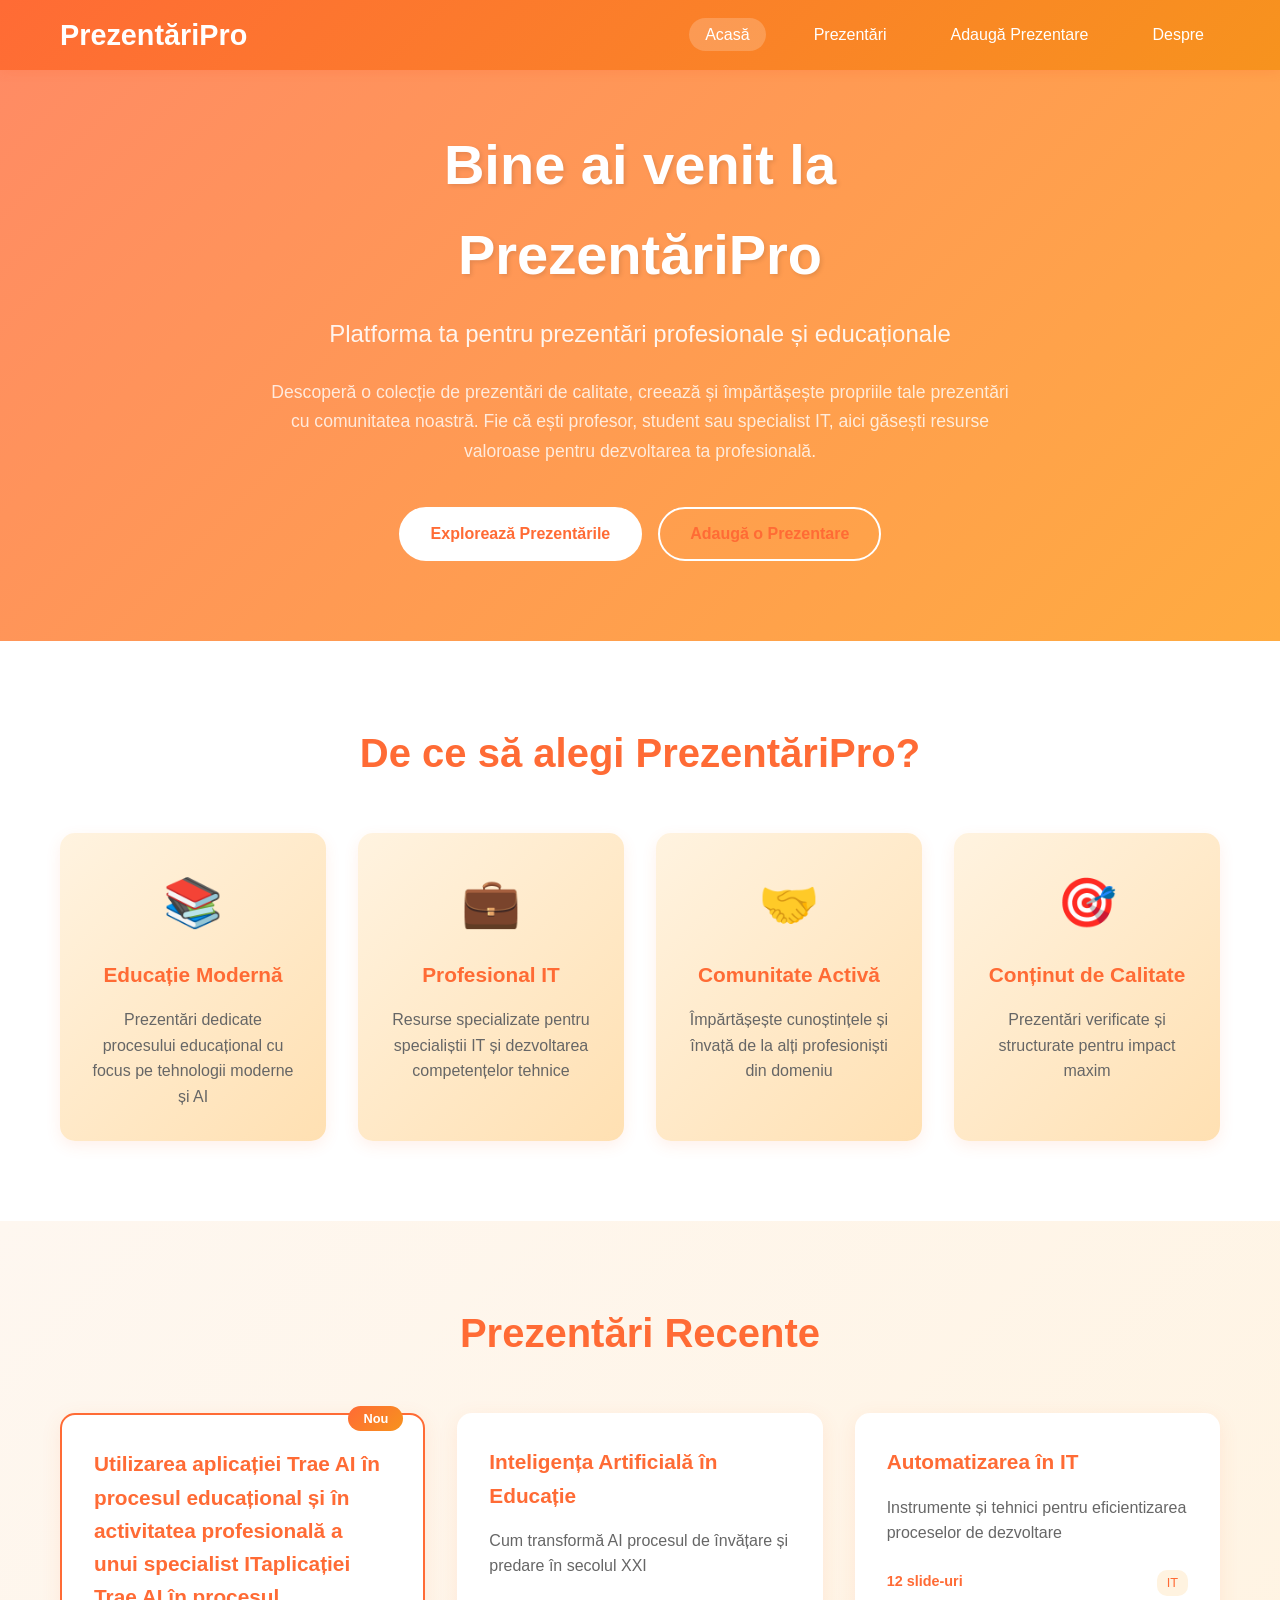
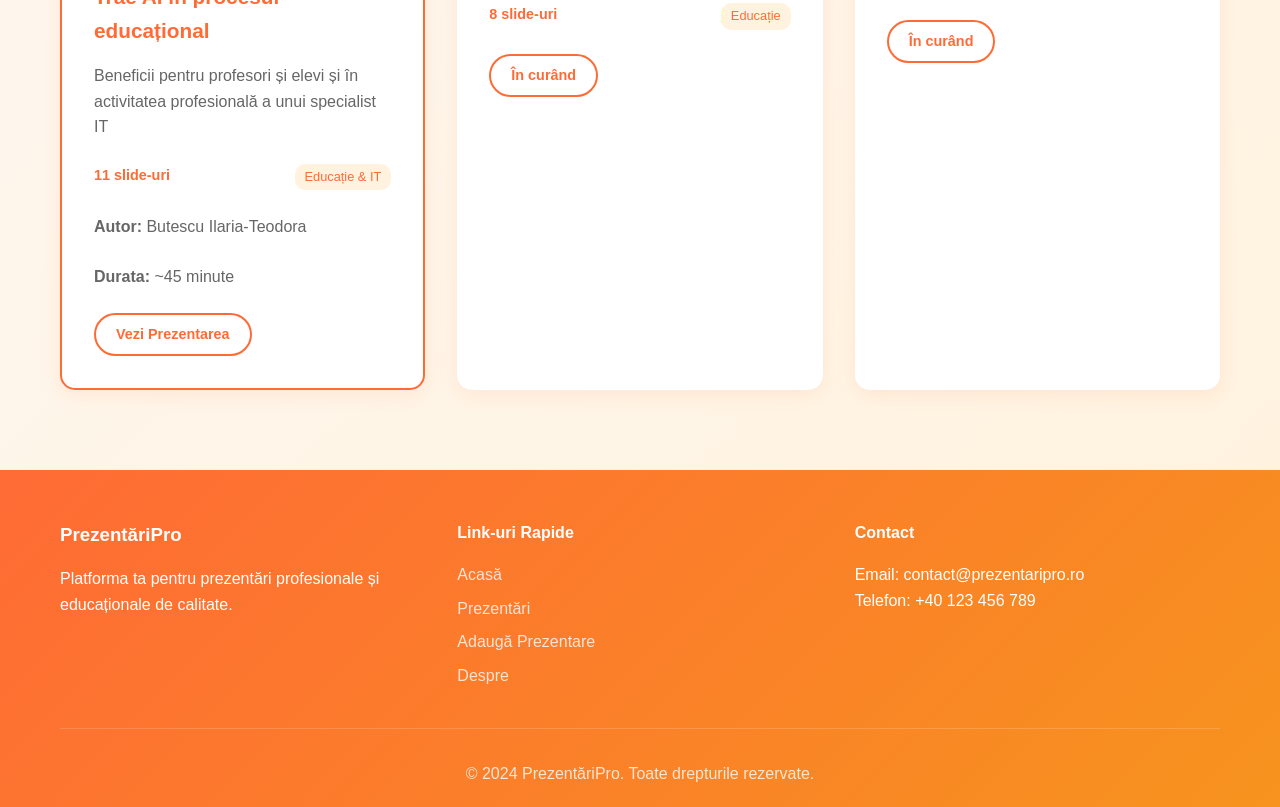
<file: index.html>
<!DOCTYPE html>
<html lang="ro">
<head>
    <meta charset="UTF-8">
    <meta name="viewport" content="width=device-width, initial-scale=1.0">
    <title>PrezentăriPro - Platformă pentru Prezentări Profesionale</title>
    <link rel="stylesheet" href="styles.css">
</head>
<body>
    <nav class="navbar">
        <div class="nav-container">
            <div class="nav-logo">
                <h2>PrezentăriPro</h2>
            </div>
            <ul class="nav-menu">
                <li class="nav-item">
                    <a href="index.html" class="nav-link active">Acasă</a>
                </li>
                <li class="nav-item">
                    <a href="prezentari.html" class="nav-link">Prezentări</a>
                </li>
                <li class="nav-item">
                    <a href="adauga.html" class="nav-link">Adaugă Prezentare</a>
                </li>
                <li class="nav-item">
                    <a href="despre.html" class="nav-link">Despre</a>
                </li>
            </ul>
            <div class="hamburger">
                <span class="bar"></span>
                <span class="bar"></span>
                <span class="bar"></span>
            </div>
        </div>
    </nav>

    <main>
        <section class="hero">
            <div class="hero-content">
                <h1>Bine ai venit la PrezentăriPro</h1>
                <p class="hero-subtitle">Platforma ta pentru prezentări profesionale și educaționale</p>
                <p class="hero-description">
                    Descoperă o colecție de prezentări de calitate, creează și împărtășește propriile tale prezentări 
                    cu comunitatea noastră. Fie că ești profesor, student sau specialist IT, aici găsești resurse 
                    valoroase pentru dezvoltarea ta profesională.
                </p>
                <div class="hero-buttons">
                    <a href="prezentari.html" class="btn btn-hero-primary">Explorează Prezentările</a>
                    <a href="adauga.html" class="btn btn-hero-secondary">Adaugă o Prezentare</a>
                </div>
            </div>
        </section>

        <section class="features">
            <div class="container">
                <h2>De ce să alegi PrezentăriPro?</h2>
                <div class="features-grid">
                    <div class="feature-card">
                        <div class="feature-icon">📚</div>
                        <h3>Educație Modernă</h3>
                        <p>Prezentări dedicate procesului educațional cu focus pe tehnologii moderne și AI</p>
                    </div>
                    <div class="feature-card">
                        <div class="feature-icon">💼</div>
                        <h3>Profesional IT</h3>
                        <p>Resurse specializate pentru specialiștii IT și dezvoltarea competențelor tehnice</p>
                    </div>
                    <div class="feature-card">
                        <div class="feature-icon">🤝</div>
                        <h3>Comunitate Activă</h3>
                        <p>Împărtășește cunoștințele și învață de la alți profesioniști din domeniu</p>
                    </div>
                    <div class="feature-card">
                        <div class="feature-icon">🎯</div>
                        <h3>Conținut de Calitate</h3>
                        <p>Prezentări verificate și structurate pentru impact maxim</p>
                    </div>
                </div>
            </div>
        </section>

        <section class="latest-presentations">
            <div class="container">
                <h2>Prezentări Recente</h2>
                <div class="presentations-grid">
                    <div class="presentation-card featured">
                        <div class="card-header">
                            <span class="badge">Nou</span>
                        </div>
                        <h3>Utilizarea aplicației Trae AI în procesul educațional și în activitatea profesională a unui specialist ITaplicației Trae AI în procesul educațional</h3>
                        <p>Beneficii pentru profesori și elevi și în activitatea profesională a unui specialist IT</p>
                        <div class="card-meta">
                            <span class="slides-count">11 slide-uri</span>
                            <span class="category">Educație & IT</span>
                        </div>
                        <div style="margin-top: 1rem;">
                            <p><strong>Autor:</strong> Butescu Ilaria-Teodora</p>
                            <p><strong>Durata:</strong> ~45 minute</p>
                        </div>
                        <a href="trae-ai-prezentare.html" class="btn btn-outline">Vezi Prezentarea</a>
                    </div>
                    
                    <div class="presentation-card">
                        <h3>Inteligența Artificială în Educație</h3>
                        <p>Cum transformă AI procesul de învățare și predare în secolul XXI</p>
                        <div class="card-meta">
                            <span class="slides-count">8 slide-uri</span>
                            <span class="category">Educație</span>
                        </div>
                        <a href="#" class="btn btn-outline">În curând</a>
                    </div>
                    
                    <div class="presentation-card">
                        <h3>Automatizarea în IT</h3>
                        <p>Instrumente și tehnici pentru eficientizarea proceselor de dezvoltare</p>
                        <div class="card-meta">
                            <span class="slides-count">12 slide-uri</span>
                            <span class="category">IT</span>
                        </div>
                        <a href="#" class="btn btn-outline">În curând</a>
                    </div>
                </div>
            </div>
        </section>
    </main>

    <footer class="footer">
        <div class="container">
            <div class="footer-content">
                <div class="footer-section">
                    <h3>PrezentăriPro</h3>
                    <p>Platforma ta pentru prezentări profesionale și educaționale de calitate.</p>
                </div>
                <div class="footer-section">
                    <h4>Link-uri Rapide</h4>
                    <ul>
                        <li><a href="index.html">Acasă</a></li>
                        <li><a href="prezentari.html">Prezentări</a></li>
                        <li><a href="adauga.html">Adaugă Prezentare</a></li>
                        <li><a href="despre.html">Despre</a></li>
                    </ul>
                </div>
                <div class="footer-section">
                    <h4>Contact</h4>
                    <p>Email: contact@prezentaripro.ro</p>
                    <p>Telefon: +40 123 456 789</p>
                </div>
            </div>
            <div class="footer-bottom">
                <p>&copy; 2024 PrezentăriPro. Toate drepturile rezervate.</p>
            </div>
        </div>
    </footer>

    <script src="script.js"></script>
</body>
</html>
</file>
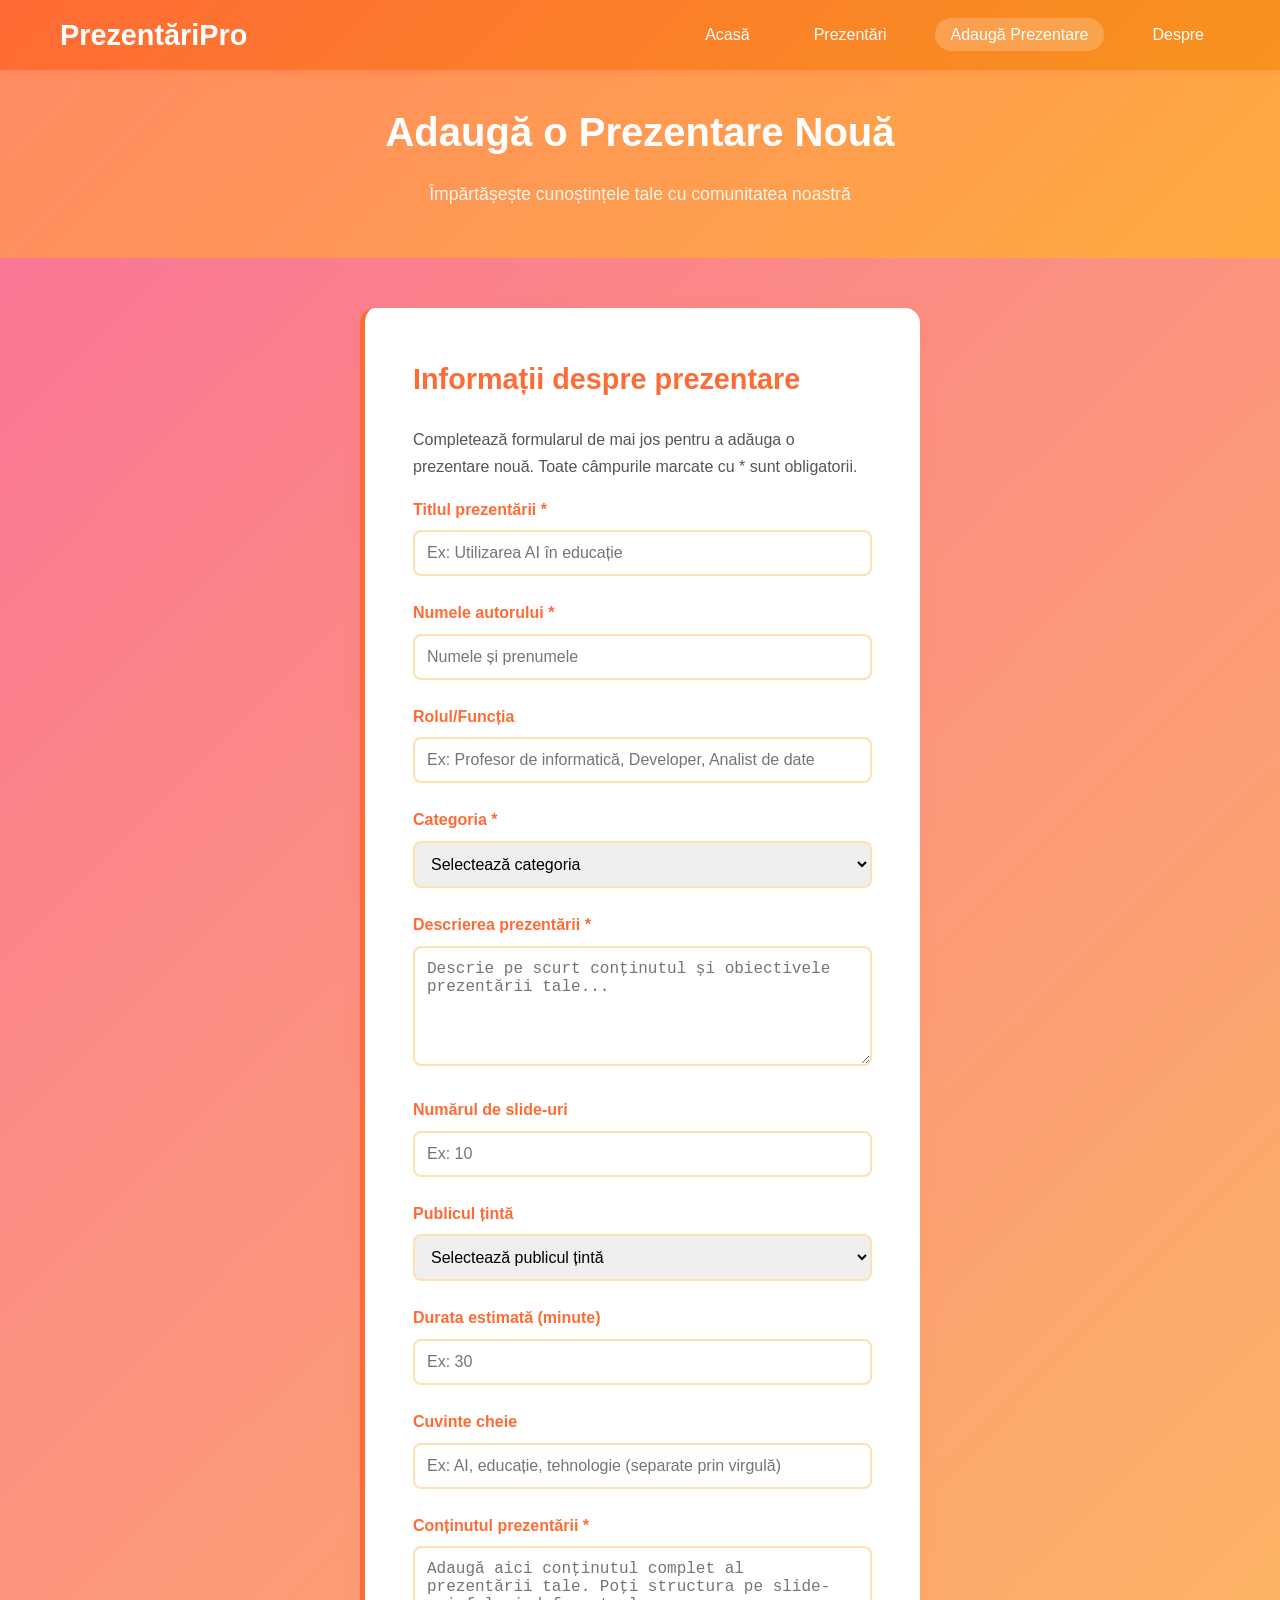
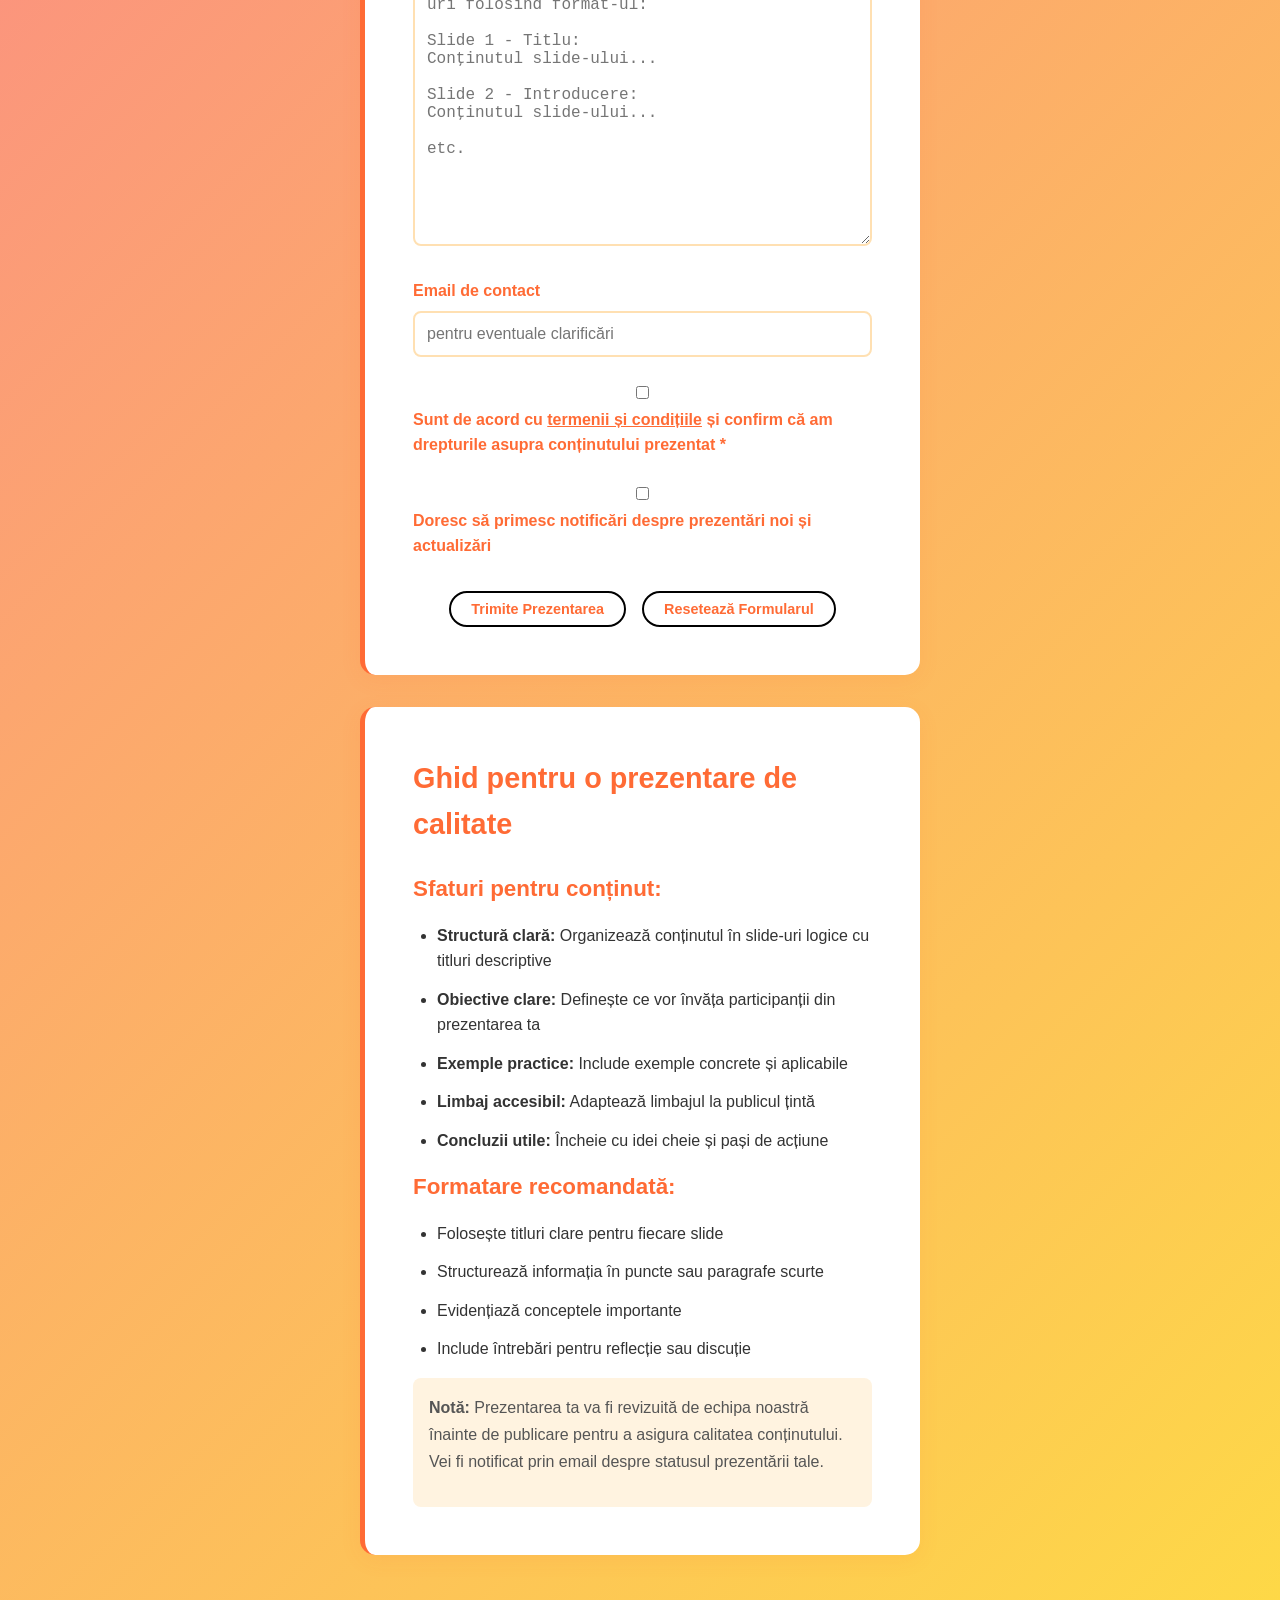
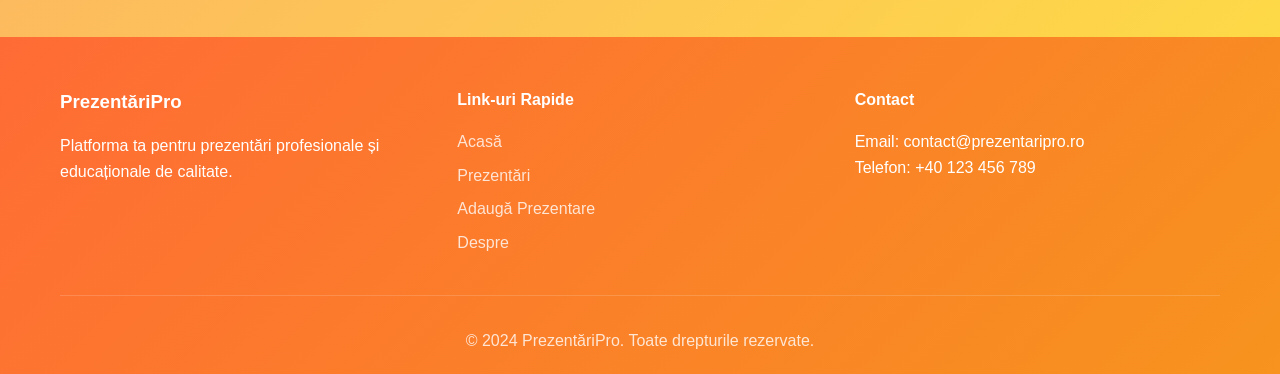
<file: adauga.html>
<!DOCTYPE html>
<html lang="ro">
<head>
    <meta charset="UTF-8">
    <meta name="viewport" content="width=device-width, initial-scale=1.0">
    <title>Adaugă o Prezentare - PrezentăriPro</title>
    <link rel="stylesheet" href="styles.css">
</head>
<body>
    <nav class="navbar">
        <div class="nav-container">
            <div class="nav-logo">
                <h2>PrezentăriPro</h2>
            </div>
            <ul class="nav-menu">
                <li class="nav-item">
                    <a href="index.html" class="nav-link">Acasă</a>
                </li>
                <li class="nav-item">
                    <a href="prezentari.html" class="nav-link">Prezentări</a>
                </li>
                <li class="nav-item">
                    <a href="adauga.html" class="nav-link active">Adaugă Prezentare</a>
                </li>
                <li class="nav-item">
                    <a href="despre.html" class="nav-link">Despre</a>
                </li>
            </ul>
            <div class="hamburger">
                <span class="bar"></span>
                <span class="bar"></span>
                <span class="bar"></span>
            </div>
        </div>
    </nav>

    <header class="presentation-header">
        <div class="container">
            <h1 class="presentation-title">Adaugă o Prezentare Nouă</h1>
            <p class="presentation-meta">Împărtășește cunoștințele tale cu comunitatea noastră</p>
        </div>
    </header>

    <main class="form-container">
        <div class="slide">
            <h2>Informații despre prezentare</h2>
            <p>Completează formularul de mai jos pentru a adăuga o prezentare nouă. Toate câmpurile marcate cu * sunt obligatorii.</p>
            
            <form id="presentation-form" class="presentation-form">
                <div class="form-group">
                    <label for="title">Titlul prezentării *</label>
                    <input type="text" id="title" name="title" required placeholder="Ex: Utilizarea AI în educație">
                </div>

                <div class="form-group">
                    <label for="author">Numele autorului *</label>
                    <input type="text" id="author" name="author" required placeholder="Numele și prenumele">
                </div>

                <div class="form-group">
                    <label for="role">Rolul/Funcția</label>
                    <input type="text" id="role" name="role" placeholder="Ex: Profesor de informatică, Developer, Analist de date">
                </div>

                <div class="form-group">
                    <label for="category">Categoria *</label>
                    <select id="category" name="category" required>
                        <option value="">Selectează categoria</option>
                        <option value="educatie">Educație</option>
                        <option value="it">IT & Tehnologie</option>
                        <option value="educatie-it">Educație & IT</option>
                        <option value="management">Management</option>
                        <option value="marketing">Marketing</option>
                        <option value="altele">Altele</option>
                    </select>
                </div>

                <div class="form-group">
                    <label for="description">Descrierea prezentării *</label>
                    <textarea id="description" name="description" required placeholder="Descrie pe scurt conținutul și obiectivele prezentării tale..."></textarea>
                </div>

                <div class="form-group">
                    <label for="slides-count">Numărul de slide-uri</label>
                    <input type="number" id="slides-count" name="slides-count" min="1" max="50" placeholder="Ex: 10">
                </div>

                <div class="form-group">
                    <label for="target-audience">Publicul țintă</label>
                    <select id="target-audience" name="target-audience">
                        <option value="">Selectează publicul țintă</option>
                        <option value="profesori">Profesori</option>
                        <option value="elevi">Elevi/Studenți</option>
                        <option value="specialisti-it">Specialiști IT</option>
                        <option value="manageri">Manageri</option>
                        <option value="general">Public general</option>
                    </select>
                </div>

                <div class="form-group">
                    <label for="duration">Durata estimată (minute)</label>
                    <input type="number" id="duration" name="duration" min="5" max="180" placeholder="Ex: 30">
                </div>

                <div class="form-group">
                    <label for="keywords">Cuvinte cheie</label>
                    <input type="text" id="keywords" name="keywords" placeholder="Ex: AI, educație, tehnologie (separate prin virgulă)">
                </div>

                <div class="form-group">
                    <label for="content">Conținutul prezentării *</label>
                    <textarea id="content" name="content" required placeholder="Adaugă aici conținutul complet al prezentării tale. Poți structura pe slide-uri folosind format-ul:

Slide 1 - Titlu:
Conținutul slide-ului...

Slide 2 - Introducere:
Conținutul slide-ului...

etc." style="min-height: 300px;"></textarea>
                </div>

                <div class="form-group">
                    <label for="email">Email de contact</label>
                    <input type="email" id="email" name="email" placeholder="pentru eventuale clarificări">
                </div>

                <div class="form-group">
                    <label>
                        <input type="checkbox" id="terms" name="terms" required>
                        Sunt de acord cu <a href="#" style="color: #ff6b35;">termenii și condițiile</a> și confirm că am drepturile asupra conținutului prezentat *
                    </label>
                </div>

                <div class="form-group">
                    <label>
                        <input type="checkbox" id="newsletter" name="newsletter">
                        Doresc să primesc notificări despre prezentări noi și actualizări
                    </label>
                </div>

                <div class="hero-buttons" style="margin-top: 2rem;">
                    <button type="submit" class="btn btn-primary">Trimite Prezentarea</button>
                    <button type="reset" class="btn btn-secondary">Resetează Formularul</button>
                </div>
            </form>
        </div>


        <div class="slide">
            <h2>Ghid pentru o prezentare de calitate</h2>
            <h3>Sfaturi pentru conținut:</h3>
            <ul>
                <li><strong>Structură clară:</strong> Organizează conținutul în slide-uri logice cu titluri descriptive</li>
                <li><strong>Obiective clare:</strong> Definește ce vor învăța participanții din prezentarea ta</li>
                <li><strong>Exemple practice:</strong> Include exemple concrete și aplicabile</li>
                <li><strong>Limbaj accesibil:</strong> Adaptează limbajul la publicul țintă</li>
                <li><strong>Concluzii utile:</strong> Încheie cu idei cheie și pași de acțiune</li>
            </ul>

            <h3>Formatare recomandată:</h3>
            <ul>
                <li>Folosește titluri clare pentru fiecare slide</li>
                <li>Structurează informația în puncte sau paragrafe scurte</li>
                <li>Evidențiază conceptele importante</li>
                <li>Include întrebări pentru reflecție sau discuție</li>
            </ul>

            <div style="background: #fff3e0; padding: 1rem; border-radius: 8px; margin-top: 1rem;">
                <p><strong>Notă:</strong> Prezentarea ta va fi revizuită de echipa noastră înainte de publicare pentru a asigura calitatea conținutului. Vei fi notificat prin email despre statusul prezentării tale.</p>
            </div>
        </div>
    </main>

    <footer class="footer">
        <div class="container">
            <div class="footer-content">
                <div class="footer-section">
                    <h3>PrezentăriPro</h3>
                    <p>Platforma ta pentru prezentări profesionale și educaționale de calitate.</p>
                </div>
                <div class="footer-section">
                    <h4>Link-uri Rapide</h4>
                    <ul>
                        <li><a href="index.html">Acasă</a></li>
                        <li><a href="prezentari.html">Prezentări</a></li>
                        <li><a href="adauga.html">Adaugă Prezentare</a></li>
                        <li><a href="despre.html">Despre</a></li>
                    </ul>
                </div>
                <div class="footer-section">
                    <h4>Contact</h4>
                    <p>Email: contact@prezentaripro.ro</p>
                    <p>Telefon: +40 123 456 789</p>
                </div>
            </div>
            <div class="footer-bottom">
                <p>&copy; 2024 PrezentăriPro. Toate drepturile rezervate.</p>
            </div>
        </div>
    </footer>

    <script src="script.js"></script>
</body>
</html>
</file>
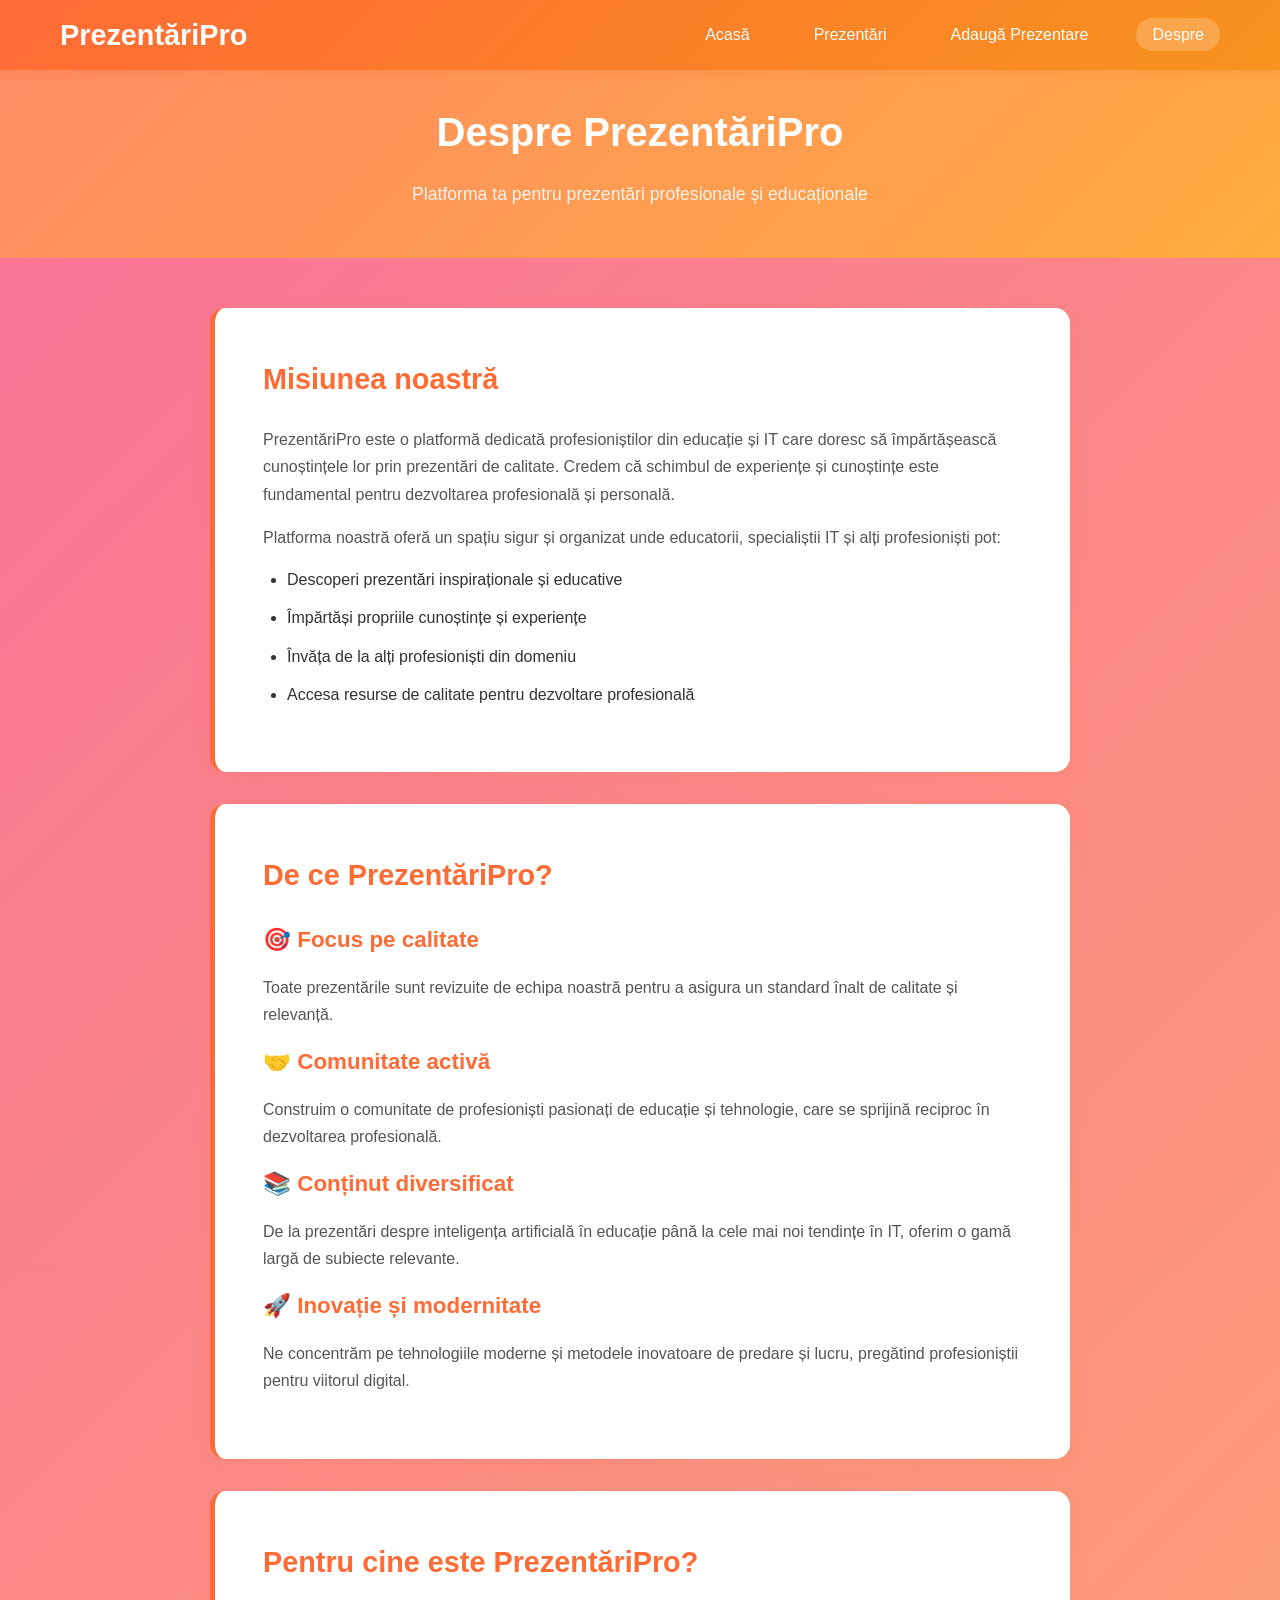
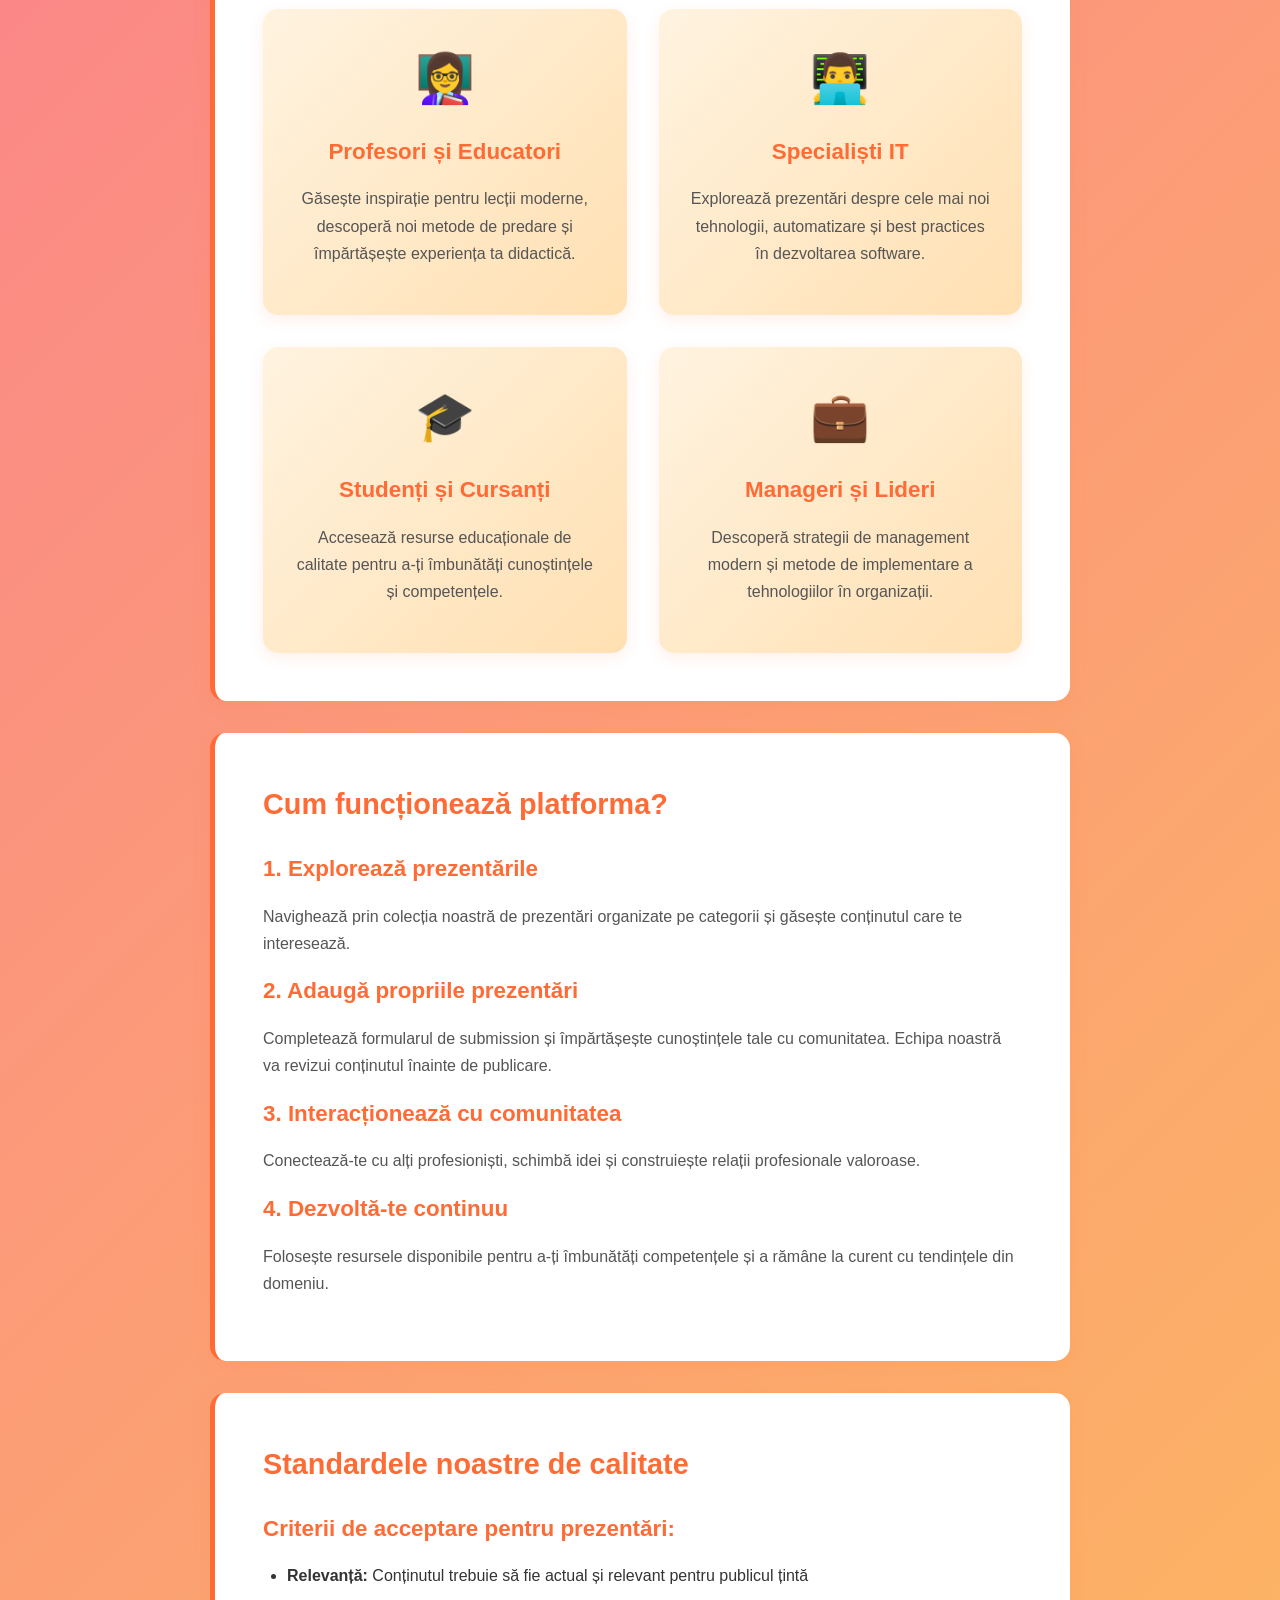
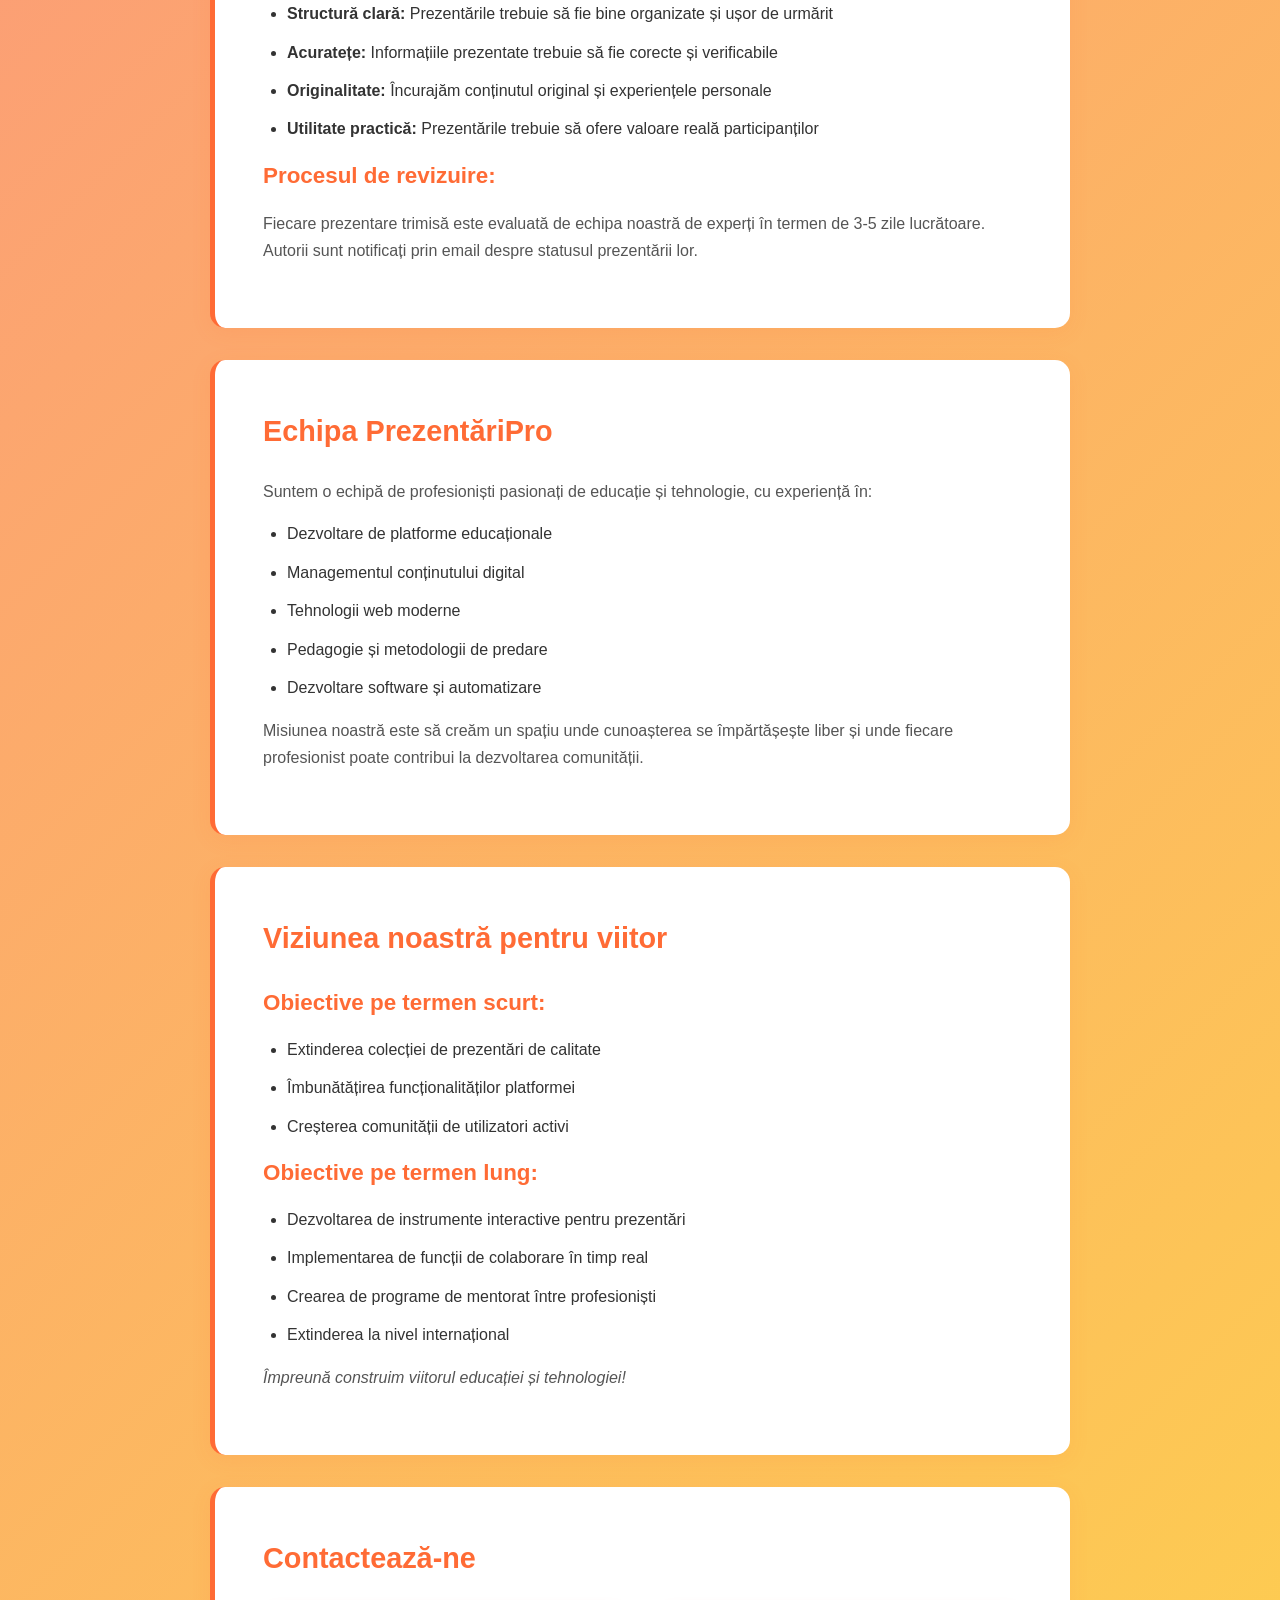
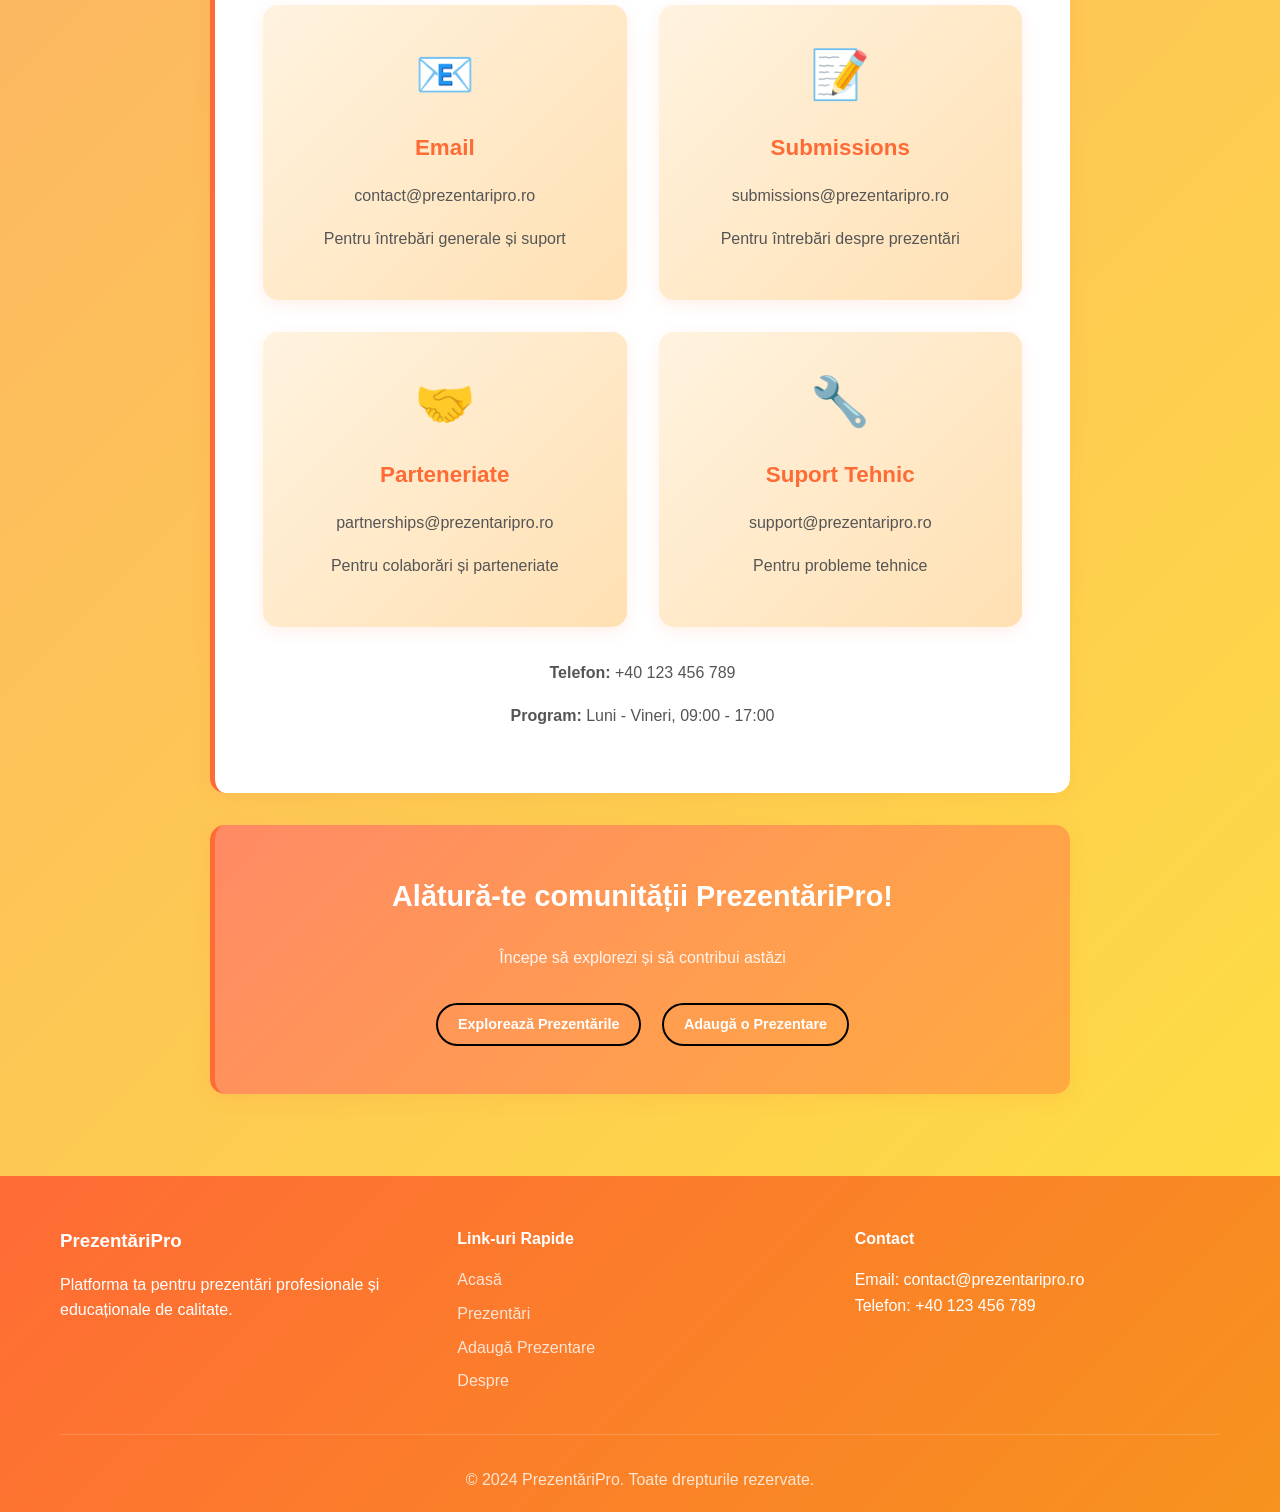
<file: despre.html>
<!DOCTYPE html>
<html lang="ro">
<head>
    <meta charset="UTF-8">
    <meta name="viewport" content="width=device-width, initial-scale=1.0">
    <title>Despre Noi - PrezentăriPro</title>
    <link rel="stylesheet" href="styles.css">
</head>
<body>
    <nav class="navbar">
        <div class="nav-container">
            <div class="nav-logo">
                <h2>PrezentăriPro</h2>
            </div>
            <ul class="nav-menu">
                <li class="nav-item">
                    <a href="index.html" class="nav-link">Acasă</a>
                </li>
                <li class="nav-item">
                    <a href="prezentari.html" class="nav-link">Prezentări</a>
                </li>
                <li class="nav-item">
                    <a href="adauga.html" class="nav-link">Adaugă Prezentare</a>
                </li>
                <li class="nav-item">
                    <a href="despre.html" class="nav-link active">Despre</a>
                </li>
            </ul>
            <div class="hamburger">
                <span class="bar"></span>
                <span class="bar"></span>
                <span class="bar"></span>
            </div>
        </div>
    </nav>

    <header class="presentation-header">
        <div class="container">
            <h1 class="presentation-title">Despre PrezentăriPro</h1>
            <p class="presentation-meta">Platforma ta pentru prezentări profesionale și educaționale</p>
        </div>
    </header>

    <main class="slides-container">
        <div class="slide">
            <h2>Misiunea noastră</h2>
            <p>PrezentăriPro este o platformă dedicată profesioniștilor din educație și IT care doresc să împărtășească cunoștințele lor prin prezentări de calitate. Credem că schimbul de experiențe și cunoștințe este fundamental pentru dezvoltarea profesională și personală.</p>
            
            <p>Platforma noastră oferă un spațiu sigur și organizat unde educatorii, specialiștii IT și alți profesioniști pot:</p>
            <ul>
                <li>Descoperi prezentări inspiraționale și educative</li>
                <li>Împărtăși propriile cunoștințe și experiențe</li>
                <li>Învăța de la alți profesioniști din domeniu</li>
                <li>Accesa resurse de calitate pentru dezvoltare profesională</li>
            </ul>
        </div>

        <div class="slide">
            <h2>De ce PrezentăriPro?</h2>
            <h3>🎯 Focus pe calitate</h3>
            <p>Toate prezentările sunt revizuite de echipa noastră pentru a asigura un standard înalt de calitate și relevanță.</p>

            <h3>🤝 Comunitate activă</h3>
            <p>Construim o comunitate de profesioniști pasionați de educație și tehnologie, care se sprijină reciproc în dezvoltarea profesională.</p>

            <h3>📚 Conținut diversificat</h3>
            <p>De la prezentări despre inteligența artificială în educație până la cele mai noi tendințe în IT, oferim o gamă largă de subiecte relevante.</p>

            <h3>🚀 Inovație și modernitate</h3>
            <p>Ne concentrăm pe tehnologiile moderne și metodele inovatoare de predare și lucru, pregătind profesioniștii pentru viitorul digital.</p>
        </div>

        <div class="slide">
            <h2>Pentru cine este PrezentăriPro?</h2>
            
            <div class="features-grid">
                <div class="feature-card">
                    <div class="feature-icon">👩‍🏫</div>
                    <h3>Profesori și Educatori</h3>
                    <p>Găsește inspirație pentru lecții moderne, descoperă noi metode de predare și împărtășește experiența ta didactică.</p>
                </div>
                
                <div class="feature-card">
                    <div class="feature-icon">👨‍💻</div>
                    <h3>Specialiști IT</h3>
                    <p>Explorează prezentări despre cele mai noi tehnologii, automatizare și best practices în dezvoltarea software.</p>
                </div>
                
                <div class="feature-card">
                    <div class="feature-icon">🎓</div>
                    <h3>Studenți și Cursanți</h3>
                    <p>Accesează resurse educaționale de calitate pentru a-ți îmbunătăți cunoștințele și competențele.</p>
                </div>
                
                <div class="feature-card">
                    <div class="feature-icon">💼</div>
                    <h3>Manageri și Lideri</h3>
                    <p>Descoperă strategii de management modern și metode de implementare a tehnologiilor în organizații.</p>
                </div>
            </div>
        </div>

        <div class="slide">
            <h2>Cum funcționează platforma?</h2>
            
            <h3>1. Explorează prezentările</h3>
            <p>Navighează prin colecția noastră de prezentări organizate pe categorii și găsește conținutul care te interesează.</p>

            <h3>2. Adaugă propriile prezentări</h3>
            <p>Completează formularul de submission și împărtășește cunoștințele tale cu comunitatea. Echipa noastră va revizui conținutul înainte de publicare.</p>

            <h3>3. Interacționează cu comunitatea</h3>
            <p>Conectează-te cu alți profesioniști, schimbă idei și construiește relații profesionale valoroase.</p>

            <h3>4. Dezvoltă-te continuu</h3>
            <p>Folosește resursele disponibile pentru a-ți îmbunătăți competențele și a rămâne la curent cu tendințele din domeniu.</p>
        </div>

        <div class="slide">
            <h2>Standardele noastre de calitate</h2>
            
            <h3>Criterii de acceptare pentru prezentări:</h3>
            <ul>
                <li><strong>Relevanță:</strong> Conținutul trebuie să fie actual și relevant pentru publicul țintă</li>
                <li><strong>Structură clară:</strong> Prezentările trebuie să fie bine organizate și ușor de urmărit</li>
                <li><strong>Acuratețe:</strong> Informațiile prezentate trebuie să fie corecte și verificabile</li>
                <li><strong>Originalitate:</strong> Încurajăm conținutul original și experiențele personale</li>
                <li><strong>Utilitate practică:</strong> Prezentările trebuie să ofere valoare reală participanților</li>
            </ul>

            <h3>Procesul de revizuire:</h3>
            <p>Fiecare prezentare trimisă este evaluată de echipa noastră de experți în termen de 3-5 zile lucrătoare. Autorii sunt notificați prin email despre statusul prezentării lor.</p>
        </div>

        <div class="slide">
            <h2>Echipa PrezentăriPro</h2>
            <p>Suntem o echipă de profesioniști pasionați de educație și tehnologie, cu experiență în:</p>
            
            <ul>
                <li>Dezvoltare de platforme educaționale</li>
                <li>Managementul conținutului digital</li>
                <li>Tehnologii web moderne</li>
                <li>Pedagogie și metodologii de predare</li>
                <li>Dezvoltare software și automatizare</li>
            </ul>

            <p>Misiunea noastră este să creăm un spațiu unde cunoașterea se împărtășește liber și unde fiecare profesionist poate contribui la dezvoltarea comunității.</p>
        </div>

        <div class="slide">
            <h2>Viziunea noastră pentru viitor</h2>
            
            <h3>Obiective pe termen scurt:</h3>
            <ul>
                <li>Extinderea colecției de prezentări de calitate</li>
                <li>Îmbunătățirea funcționalităților platformei</li>
                <li>Creșterea comunității de utilizatori activi</li>
            </ul>

            <h3>Obiective pe termen lung:</h3>
            <ul>
                <li>Dezvoltarea de instrumente interactive pentru prezentări</li>
                <li>Implementarea de funcții de colaborare în timp real</li>
                <li>Crearea de programe de mentorat între profesioniști</li>
                <li>Extinderea la nivel internațional</li>
            </ul>

            <p><em>Împreună construim viitorul educației și tehnologiei!</em></p>
        </div>

        <div class="slide">
            <h2>Contactează-ne</h2>
            
            <div class="features-grid">
                <div class="feature-card">
                    <div class="feature-icon">📧</div>
                    <h3>Email</h3>
                    <p>contact@prezentaripro.ro</p>
                    <p>Pentru întrebări generale și suport</p>
                </div>
                
                <div class="feature-card">
                    <div class="feature-icon">📝</div>
                    <h3>Submissions</h3>
                    <p>submissions@prezentaripro.ro</p>
                    <p>Pentru întrebări despre prezentări</p>
                </div>
                
                <div class="feature-card">
                    <div class="feature-icon">🤝</div>
                    <h3>Parteneriate</h3>
                    <p>partnerships@prezentaripro.ro</p>
                    <p>Pentru colaborări și parteneriate</p>
                </div>
                
                <div class="feature-card">
                    <div class="feature-icon">🔧</div>
                    <h3>Suport Tehnic</h3>
                    <p>support@prezentaripro.ro</p>
                    <p>Pentru probleme tehnice</p>
                </div>
            </div>

            <div style="text-align: center; margin-top: 2rem;">
                <p><strong>Telefon:</strong> +40 123 456 789</p>
                <p><strong>Program:</strong> Luni - Vineri, 09:00 - 17:00</p>
            </div>
        </div>

        <div class="slide" style="text-align: center; background: linear-gradient(135deg, #ff8a65, #ffab40); color: white;">
            <h2 style="color: white;">Alătură-te comunității PrezentăriPro!</h2>
            <p style="color: white; opacity: 0.9;">Începe să explorezi și să contribui astăzi</p>
            <div style="margin-top: 2rem;">
                <a href="prezentari.html" class="btn btn-secondary" style="margin-right: 1rem;">Explorează Prezentările</a>
                <a href="adauga.html" class="btn btn-secondary">Adaugă o Prezentare</a>
            </div>
        </div>
    </main>

    <footer class="footer">
        <div class="container">
            <div class="footer-content">
                <div class="footer-section">
                    <h3>PrezentăriPro</h3>
                    <p>Platforma ta pentru prezentări profesionale și educaționale de calitate.</p>
                </div>
                <div class="footer-section">
                    <h4>Link-uri Rapide</h4>
                    <ul>
                        <li><a href="index.html">Acasă</a></li>
                        <li><a href="prezentari.html">Prezentări</a></li>
                        <li><a href="adauga.html">Adaugă Prezentare</a></li>
                        <li><a href="despre.html">Despre</a></li>
                    </ul>
                </div>
                <div class="footer-section">
                    <h4>Contact</h4>
                    <p>Email: contact@prezentaripro.ro</p>
                    <p>Telefon: +40 123 456 789</p>
                </div>
            </div>
            <div class="footer-bottom">
                <p>&copy; 2024 PrezentăriPro. Toate drepturile rezervate.</p>
            </div>
        </div>
    </footer>

    <script src="script.js"></script>
</body>
</html>
</file>
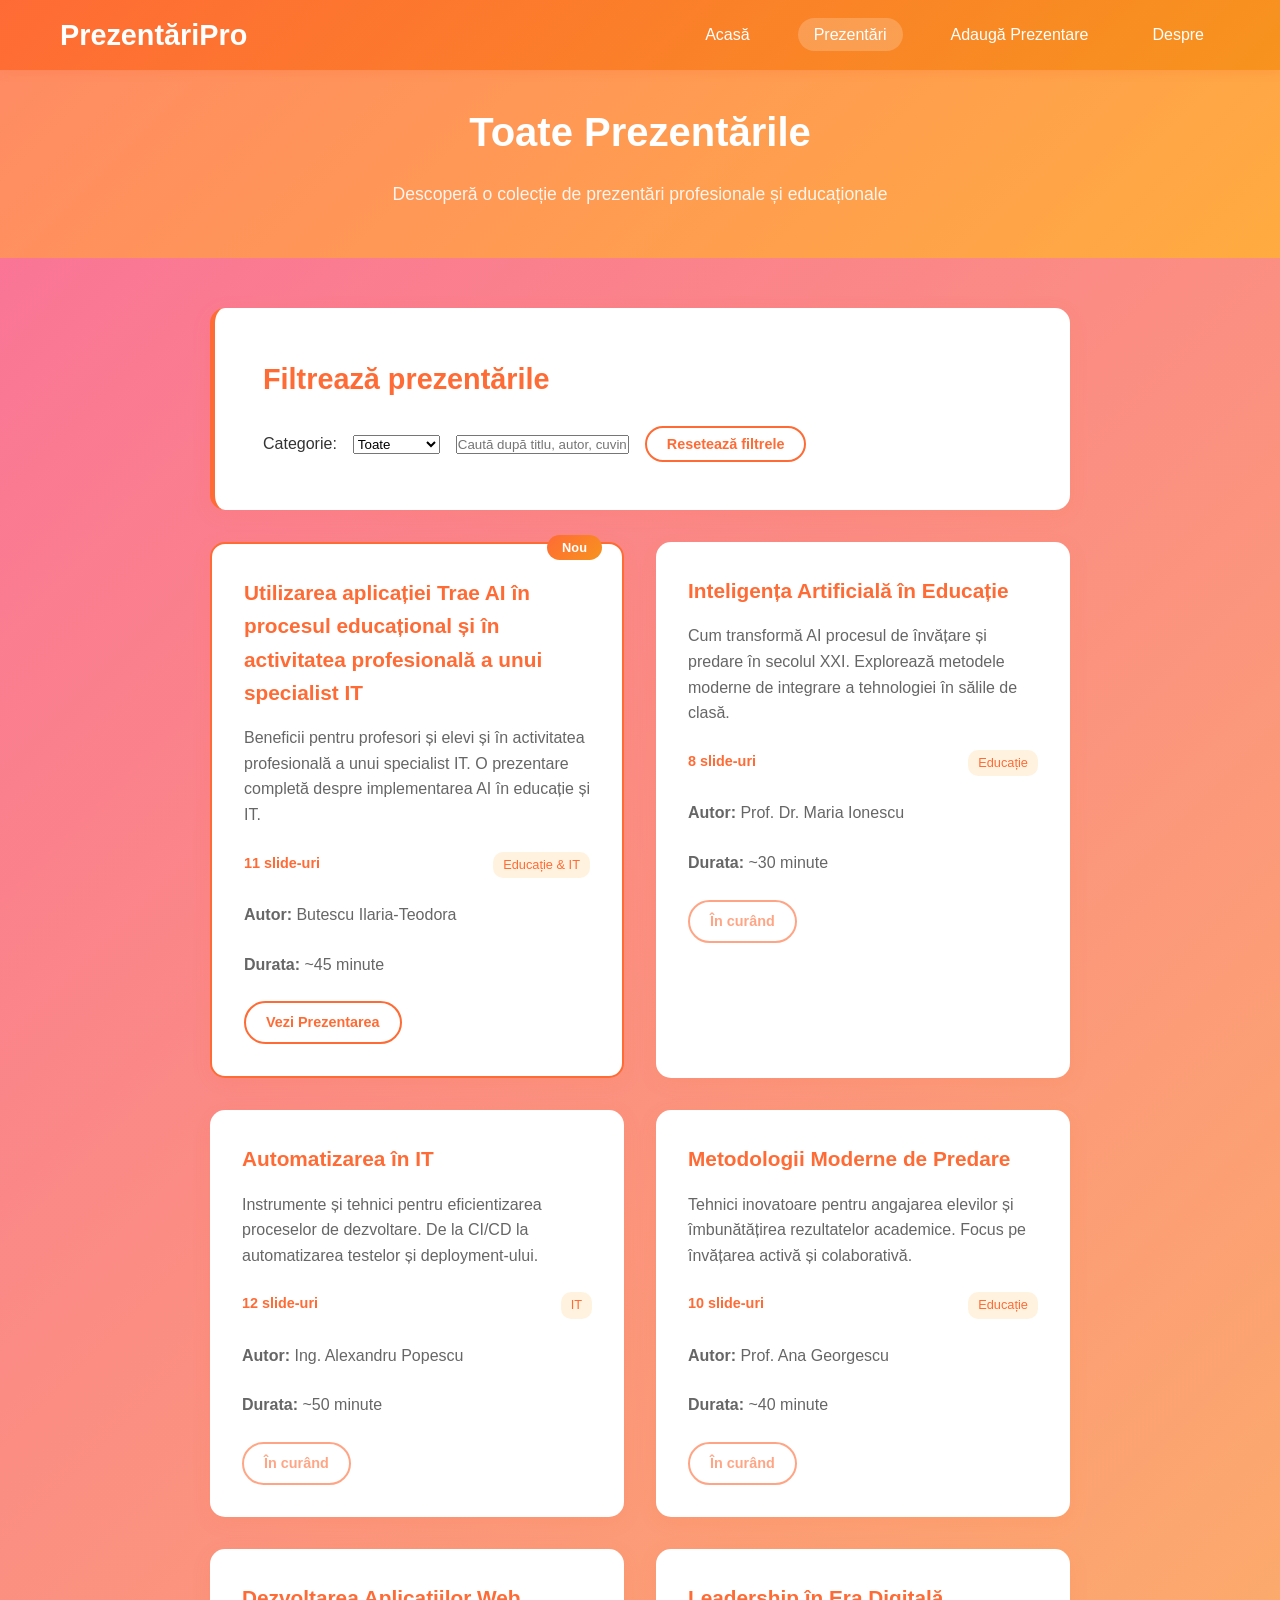
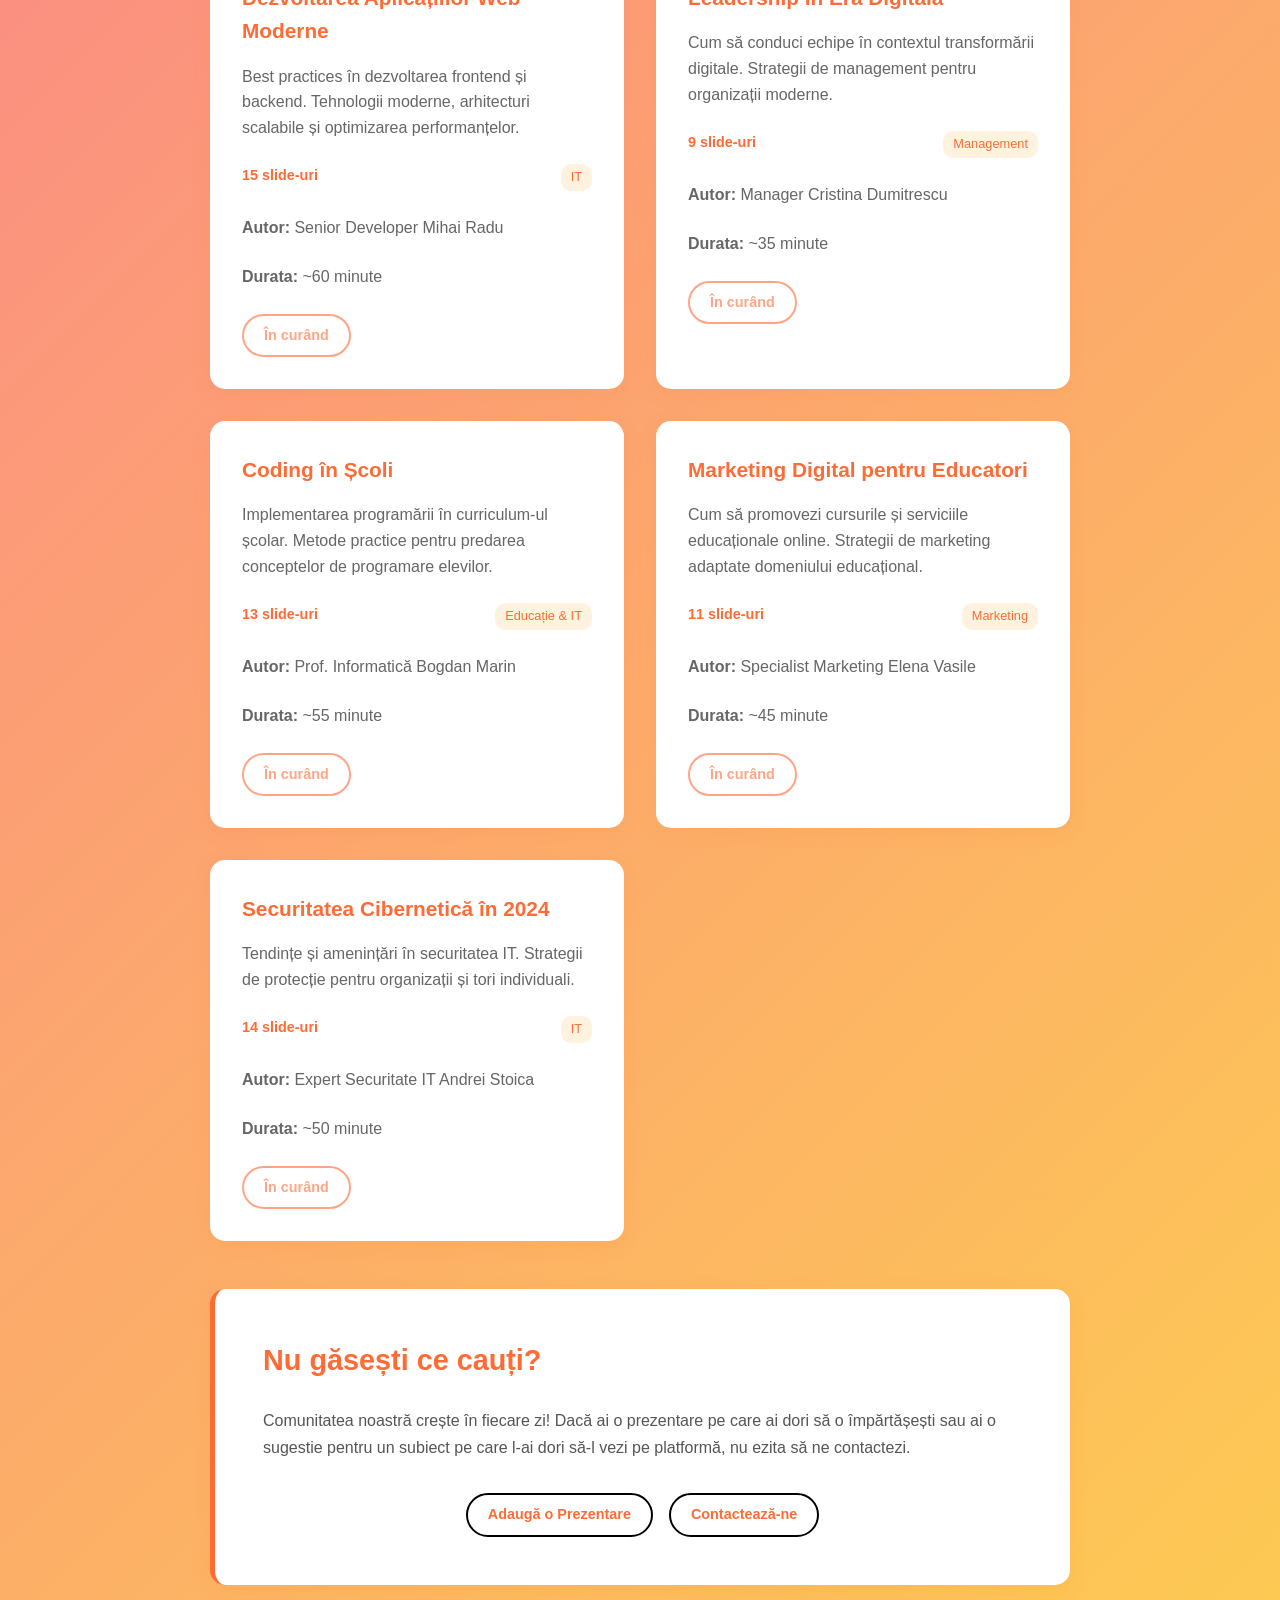
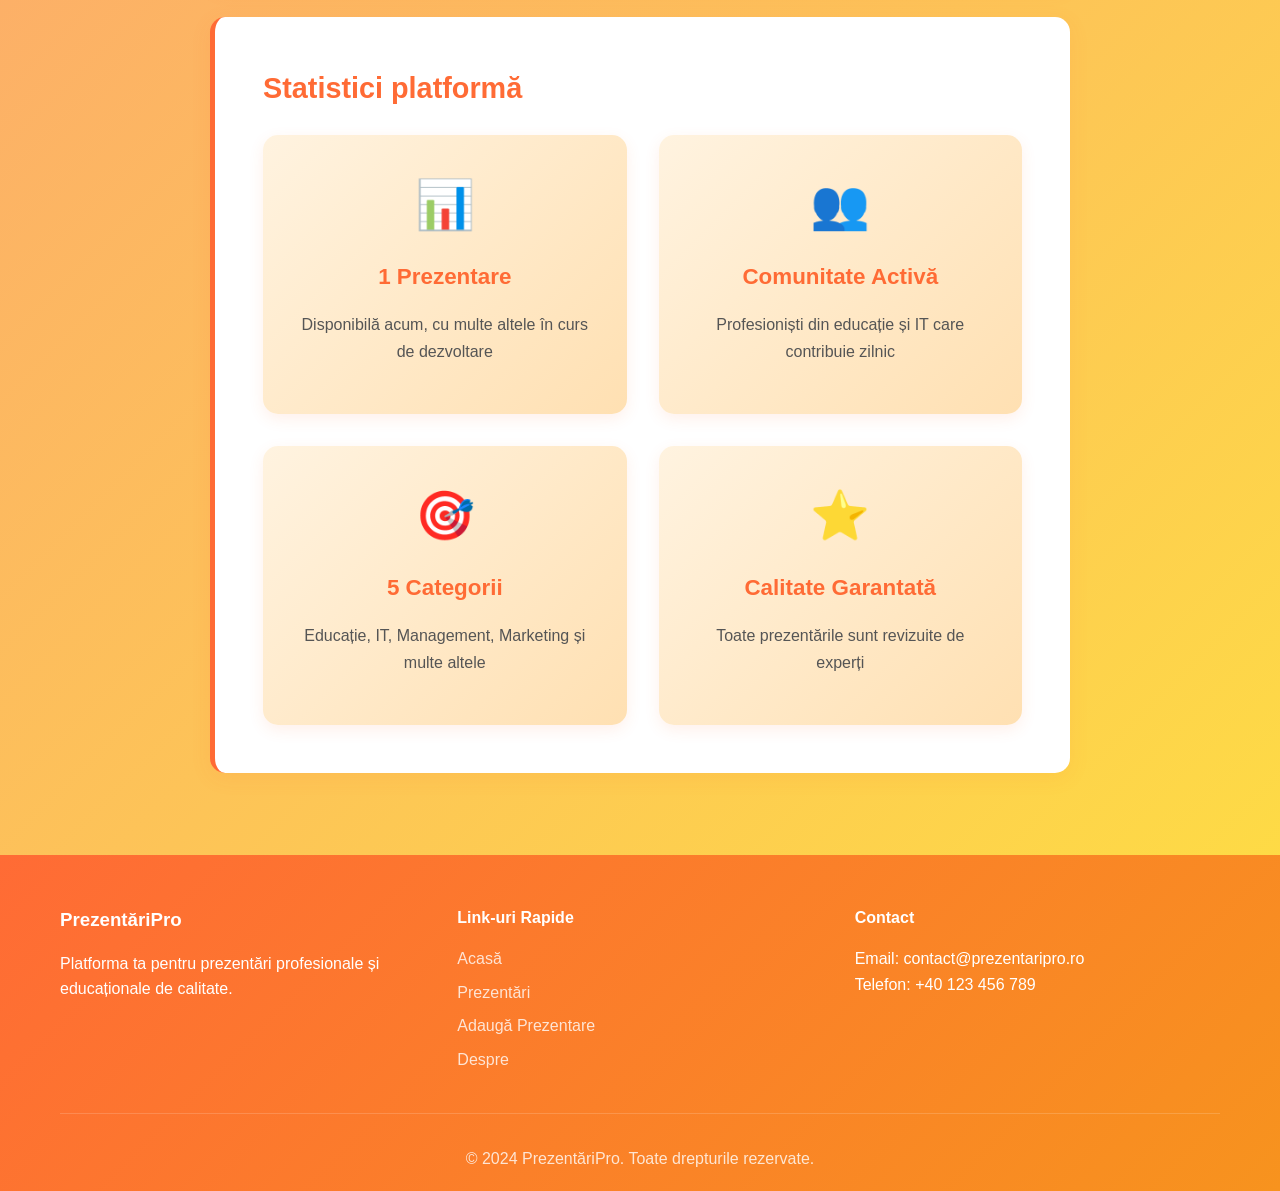
<file: prezentari.html>
<!DOCTYPE html>
<html lang="ro">
<head>
    <meta charset="UTF-8">
    <meta name="viewport" content="width=device-width, initial-scale=1.0">
    <title>Prezentări - PrezentăriPro</title>
    <link rel="stylesheet" href="styles.css">
</head>
<body>
    <nav class="navbar">
        <div class="nav-container">
            <div class="nav-logo">
                <h2>PrezentăriPro</h2>
            </div>
            <ul class="nav-menu">
                <li class="nav-item">
                    <a href="index.html" class="nav-link">Acasă</a>
                </li>
                <li class="nav-item">
                    <a href="prezentari.html" class="nav-link active">Prezentări</a>
                </li>
                <li class="nav-item">
                    <a href="adauga.html" class="nav-link">Adaugă Prezentare</a>
                </li>
                <li class="nav-item">
                    <a href="despre.html" class="nav-link">Despre</a>
                </li>
            </ul>
            <div class="hamburger">
                <span class="bar"></span>
                <span class="bar"></span>
                <span class="bar"></span>
            </div>
        </div>
    </nav>

    <header class="presentation-header">
        <div class="container">
            <h1 class="presentation-title">Toate Prezentările</h1>
            <p class="presentation-meta">Descoperă o colecție de prezentări profesionale și educaționale</p>
        </div>
    </header>

    <main class="slides-container">
        <div class="slide">
            <h2>Filtrează prezentările</h2>
            <div class="filters" style="display: flex; gap: 1rem; align-items: center;">
                <label for="category-filter">Categorie:</label>
                <select id="category-filter" class="filter-select">
                    <option value="all">Toate</option>
                    <option value="Didactic">Didactic</option>
                    <option value="Creativ">Creativ</option>
                    <option value="Tehnologie">Tehnologie</option>
                    <option value="Știință">Știință</option>
                    <option value="Arte">Arte</option>
                </select>
                <input type="text" id="search-input" placeholder="Caută după titlu, autor, cuvinte-cheie" class="search-input">
                <button id="clear-filters" class="btn btn-outline">Resetează filtrele</button>
            </div>
        </div>


        <section class="presentations-grid" style="display: grid; grid-template-columns: repeat(auto-fit, minmax(350px, 1fr)); gap: 2rem; margin-bottom: 3rem;">
            <!-- Prezentarea principală -->
            <div class="presentation-card featured" data-category="educatie-it">
                <div class="card-header">
                    <span class="badge">Nou</span>
                </div>
                <h3>Utilizarea aplicației Trae AI în procesul educațional și în activitatea profesională a unui specialist IT</h3>
                <p>Beneficii pentru profesori și elevi și în activitatea profesională a unui specialist IT. O prezentare completă despre implementarea AI în educație și IT.</p>
                <div class="card-meta">
                    <span class="slides-count">11 slide-uri</span>
                    <span class="category">Educație & IT</span>
                </div>
                <div style="margin-top: 1rem;">
                    <p><strong>Autor:</strong> Butescu Ilaria-Teodora</p>
                    <p><strong>Durata:</strong> ~45 minute</p>
                </div>
                <a href="trae-ai-prezentare.html" class="btn btn-outline">Vezi Prezentarea</a>
            </div>

            <!-- Prezentări viitoare -->
            <div class="presentation-card" data-category="educatie">
                <h3>Inteligența Artificială în Educație</h3>
                <p>Cum transformă AI procesul de învățare și predare în secolul XXI. Explorează metodele moderne de integrare a tehnologiei în sălile de clasă.</p>
                <div class="card-meta">
                    <span class="slides-count">8 slide-uri</span>
                    <span class="category">Educație</span>
                </div>
                <div style="margin-top: 1rem;">
                    <p><strong>Autor:</strong> Prof. Dr. Maria Ionescu</p>
                    <p><strong>Durata:</strong> ~30 minute</p>
                </div>
                <a href="#" class="btn btn-outline" style="opacity: 0.6; cursor: not-allowed;">În curând</a>
            </div>

            <div class="presentation-card" data-category="it">
                <h3>Automatizarea în IT</h3>
                <p>Instrumente și tehnici pentru eficientizarea proceselor de dezvoltare. De la CI/CD la automatizarea testelor și deployment-ului.</p>
                <div class="card-meta">
                    <span class="slides-count">12 slide-uri</span>
                    <span class="category">IT</span>
                </div>
                <div style="margin-top: 1rem;">
                    <p><strong>Autor:</strong> Ing. Alexandru Popescu</p>
                    <p><strong>Durata:</strong> ~50 minute</p>
                </div>
                <a href="#" class="btn btn-outline" style="opacity: 0.6; cursor: not-allowed;">În curând</a>
            </div>

            <div class="presentation-card" data-category="educatie">
                <h3>Metodologii Moderne de Predare</h3>
                <p>Tehnici inovatoare pentru angajarea elevilor și îmbunătățirea rezultatelor academice. Focus pe învățarea activă și colaborativă.</p>
                <div class="card-meta">
                    <span class="slides-count">10 slide-uri</span>
                    <span class="category">Educație</span>
                </div>
                <div style="margin-top: 1rem;">
                    <p><strong>Autor:</strong> Prof. Ana Georgescu</p>
                    <p><strong>Durata:</strong> ~40 minute</p>
                </div>
                <a href="#" class="btn btn-outline" style="opacity: 0.6; cursor: not-allowed;">În curând</a>
            </div>

            <div class="presentation-card" data-category="it">
                <h3>Dezvoltarea Aplicațiilor Web Moderne</h3>
                <p>Best practices în dezvoltarea frontend și backend. Tehnologii moderne, arhitecturi scalabile și optimizarea performanțelor.</p>
                <div class="card-meta">
                    <span class="slides-count">15 slide-uri</span>
                    <span class="category">IT</span>
                </div>
                <div style="margin-top: 1rem;">
                    <p><strong>Autor:</strong> Senior Developer Mihai Radu</p>
                    <p><strong>Durata:</strong> ~60 minute</p>
                </div>
                <a href="#" class="btn btn-outline" style="opacity: 0.6; cursor: not-allowed;">În curând</a>
            </div>

            <div class="presentation-card" data-category="management">
                <h3>Leadership în Era Digitală</h3>
                <p>Cum să conduci echipe în contextul transformării digitale. Strategii de management pentru organizații moderne.</p>
                <div class="card-meta">
                    <span class="slides-count">9 slide-uri</span>
                    <span class="category">Management</span>
                </div>
                <div style="margin-top: 1rem;">
                    <p><strong>Autor:</strong> Manager Cristina Dumitrescu</p>
                    <p><strong>Durata:</strong> ~35 minute</p>
                </div>
                <a href="#" class="btn btn-outline" style="opacity: 0.6; cursor: not-allowed;">În curând</a>
            </div>

            <div class="presentation-card" data-category="educatie-it">
                <h3>Coding în Școli</h3>
                <p>Implementarea programării în curriculum-ul școlar. Metode practice pentru predarea conceptelor de programare elevilor.</p>
                <div class="card-meta">
                    <span class="slides-count">13 slide-uri</span>
                    <span class="category">Educație & IT</span>
                </div>
                <div style="margin-top: 1rem;">
                    <p><strong>Autor:</strong> Prof. Informatică Bogdan Marin</p>
                    <p><strong>Durata:</strong> ~55 minute</p>
                </div>
                <a href="#" class="btn btn-outline" style="opacity: 0.6; cursor: not-allowed;">În curând</a>
            </div>

            <div class="presentation-card" data-category="marketing">
                <h3>Marketing Digital pentru Educatori</h3>
                <p>Cum să promovezi cursurile și serviciile educaționale online. Strategii de marketing adaptate domeniului educațional.</p>
                <div class="card-meta">
                    <span class="slides-count">11 slide-uri</span>
                    <span class="category">Marketing</span>
                </div>
                <div style="margin-top: 1rem;">
                    <p><strong>Autor:</strong> Specialist Marketing Elena Vasile</p>
                    <p><strong>Durata:</strong> ~45 minute</p>
                </div>
                <a href="#" class="btn btn-outline" style="opacity: 0.6; cursor: not-allowed;">În curând</a>
            </div>

            <div class="presentation-card" data-category="it">
                <h3>Securitatea Cibernetică în 2024</h3>
                <p>Tendințe și amenințări în securitatea IT. Strategii de protecție pentru organizații și 
                    tori individuali.</p>
                <div class="card-meta">
                    <span class="slides-count">14 slide-uri</span>
                    <span class="category">IT</span>
                </div>
                <div style="margin-top: 1rem;">
                    <p><strong>Autor:</strong> Expert Securitate IT Andrei Stoica</p>
                    <p><strong>Durata:</strong> ~50 minute</p>
                </div>
                <a href="#" class="btn btn-outline" style="opacity: 0.6; cursor: not-allowed;">În curând</a>
            </div>
        </section>

        <div class="slide">
            <h2>Nu găsești ce cauți?</h2>
            <p>Comunitatea noastră crește în fiecare zi! Dacă ai o prezentare pe care ai dori să o împărtășești sau ai o sugestie pentru un subiect pe care l-ai dori să-l vezi pe platformă, nu ezita să ne contactezi.</p>
            
            <div class="hero-buttons" style="margin-top: 2rem;">
                <a href="adauga.html" class="btn btn-primary">Adaugă o Prezentare</a>
                <a href="despre.html" class="btn btn-secondary">Contactează-ne</a>
            </div>
        </div>

        <div class="slide">
            <h2>Statistici platformă</h2>
            <div class="features-grid">
                <div class="feature-card">
                    <div class="feature-icon">📊</div>
                    <h3>1 Prezentare</h3>
                    <p>Disponibilă acum, cu multe altele în curs de dezvoltare</p>
                </div>
                
                <div class="feature-card">
                    <div class="feature-icon">👥</div>
                    <h3>Comunitate Activă</h3>
                    <p>Profesioniști din educație și IT care contribuie zilnic</p>
                </div>
                
                <div class="feature-card">
                    <div class="feature-icon">🎯</div>
                    <h3>5 Categorii</h3>
                    <p>Educație, IT, Management, Marketing și multe altele</p>
                </div>
                
                <div class="feature-card">
                    <div class="feature-icon">⭐</div>
                    <h3>Calitate Garantată</h3>
                    <p>Toate prezentările sunt revizuite de experți</p>
                </div>
            </div>
        </div>
    </main>

    <footer class="footer">
        <div class="container">
            <div class="footer-content">
                <div class="footer-section">
                    <h3>PrezentăriPro</h3>
                    <p>Platforma ta pentru prezentări profesionale și educaționale de calitate.</p>
                </div>
                <div class="footer-section">
                    <h4>Link-uri Rapide</h4>
                    <ul>
                        <li><a href="index.html">Acasă</a></li>
                        <li><a href="prezentari.html">Prezentări</a></li>
                        <li><a href="adauga.html">Adaugă Prezentare</a></li>
                        <li><a href="despre.html">Despre</a></li>
                    </ul>
                </div>
                <div class="footer-section">
                    <h4>Contact</h4>
                    <p>Email: contact@prezentaripro.ro</p>
                    <p>Telefon: +40 123 456 789</p>
                </div>
            </div>
            <div class="footer-bottom">
                <p>&copy; 2024 PrezentăriPro. Toate drepturile rezervate.</p>
            </div>
        </div>
    </footer>

    <script src="script.js"></script>
</body>
</html>
</file>
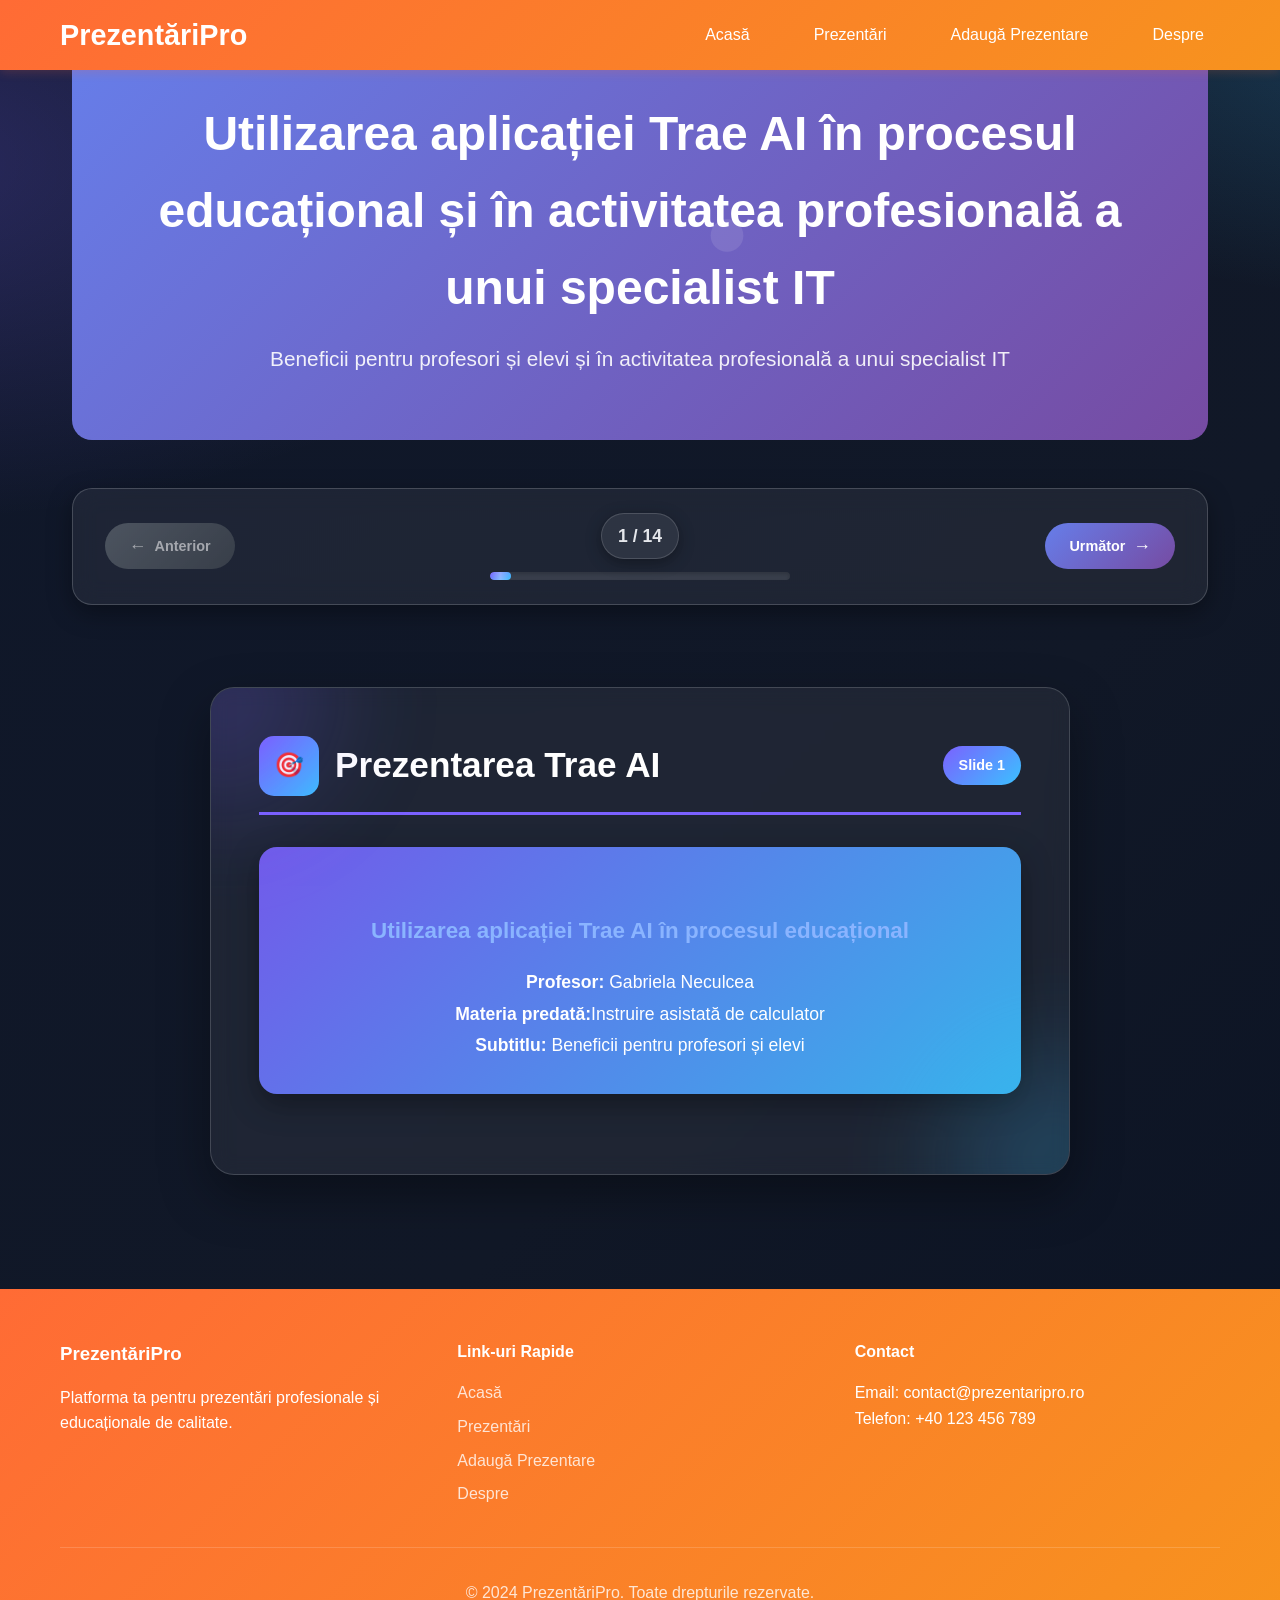
<file: trae-ai-prezentare.html>
<!DOCTYPE html>
<html lang="ro">
<head>
    <meta charset="UTF-8">
    <meta name="viewport" content="width=device-width, initial-scale=1.0">
    <title>Utilizarea aplicației Trae AI în procesul educațional - PrezentăriPro</title>
    <link rel="stylesheet" href="styles.css">
    <style>
        .presentation-container {
            max-width: 1200px;
            margin: 0 auto;
            padding: 2rem;
        }
        
        .presentation-hero {
            background: linear-gradient(135deg, #667eea 0%, #764ba2 100%);
            color: white;
            text-align: center;
            padding: 4rem 2rem;
            border-radius: 20px;
            margin-bottom: 3rem;
            position: relative;
            overflow: hidden;
        }
        
        .presentation-hero::before {
            content: '';
            position: absolute;
            top: -50%;
            left: -50%;
            width: 200%;
            height: 200%;
            background: url('data:image/svg+xml,<svg xmlns="http://www.w3.org/2000/svg" viewBox="0 0 100 100"><circle cx="50" cy="50" r="2" fill="rgba(255,255,255,0.1)"/></svg>') repeat;
            animation: float 20s infinite linear;
        }
        
        @keyframes float {
            0% { transform: translate(-50%, -50%) rotate(0deg); }
            100% { transform: translate(-50%, -50%) rotate(360deg); }
        }
        
        .presentation-hero h1 {
            font-size: 3rem;
            margin-bottom: 1rem;
            position: relative;
            z-index: 2;
        }
        
        .presentation-hero p {
            font-size: 1.3rem;
            opacity: 0.9;
            position: relative;
            z-index: 2;
        }
        
        .slide-navigation {
            display: flex;
            justify-content: space-between;
            align-items: center;
            gap: 2rem;
            margin: 2rem 0;
            padding: 1.5rem 2rem;
            background: linear-gradient(135deg, #f8f9fa 0%, #e9ecef 100%);
            border-radius: 20px;
            box-shadow: 0 8px 25px rgba(0,0,0,0.1);
            border: 1px solid rgba(255,255,255,0.2);
            backdrop-filter: blur(10px);
            flex-wrap: wrap;
        }
        
        .nav-btn {
            display: flex;
            align-items: center;
            gap: 0.5rem;
            padding: 0.8rem 1.5rem;
            background: linear-gradient(135deg, #667eea 0%, #764ba2 100%);
            color: white;
            border: none;
            border-radius: 50px;
            cursor: pointer;
            font-weight: 600;
            font-size: 0.9rem;
            transition: all 0.3s cubic-bezier(0.4, 0, 0.2, 1);
            position: relative;
            overflow: hidden;
            min-width: 120px;
            justify-content: center;
        }
        
        .nav-btn::before {
            content: '';
            position: absolute;
            top: 0;
            left: -100%;
            width: 100%;
            height: 100%;
            background: linear-gradient(90deg, transparent, rgba(255,255,255,0.2), transparent);
            transition: left 0.5s;
        }
        
        .nav-btn:hover::before {
            left: 100%;
        }
        
        .nav-btn:hover {
            transform: translateY(-3px) scale(1.05);
            box-shadow: 0 10px 25px rgba(102, 126, 234, 0.4);
        }
        
        .nav-btn:active {
            transform: translateY(-1px) scale(1.02);
        }
        
        .nav-btn:disabled {
            background: linear-gradient(135deg, #6c757d 0%, #495057 100%);
            cursor: not-allowed;
            opacity: 0.6;
        }
        
        .nav-btn:disabled:hover {
            transform: none;
            box-shadow: none;
        }
        
        .nav-btn span {
            font-size: 1.1rem;
            font-weight: bold;
        }
        
        .slide-info {
            display: flex;
            flex-direction: column;
            align-items: center;
            gap: 0.8rem;
            flex: 1;
            max-width: 300px;
        }
        
        .slide-counter {
            font-weight: 700;
            font-size: 1.1rem;
            color: #495057;
            background: white;
            padding: 0.5rem 1rem;
            border-radius: 25px;
            box-shadow: 0 4px 15px rgba(0,0,0,0.1);
            border: 2px solid #e9ecef;
        }
        
        .slide-nav-btn {
            padding: 0.5rem 1rem;
            background: linear-gradient(135deg, #ff6b35, #f7931e);
            color: white;
            border: none;
            border-radius: 25px;
            cursor: pointer;
            transition: all 0.3s ease;
            font-weight: 500;
        }
        
        .slide-nav-btn:hover {
            transform: translateY(-2px);
            box-shadow: 0 5px 15px rgba(255, 107, 53, 0.4);
        }
        
        .slide-nav-btn.active {
            background: linear-gradient(135deg, #4CAF50, #45a049);
            transform: scale(1.1);
        }
        
        .progress-bar {
            width: 100%;
            height: 8px;
            background: linear-gradient(135deg, #e9ecef 0%, #dee2e6 100%);
            border-radius: 10px;
            overflow: hidden;
            position: relative;
            box-shadow: inset 0 2px 4px rgba(0,0,0,0.1);
        }
        
        .progress-fill {
            height: 100%;
            background: linear-gradient(135deg, #667eea 0%, #764ba2 100%);
            border-radius: 10px;
            transition: width 0.8s cubic-bezier(0.4, 0, 0.2, 1);
            position: relative;
            overflow: hidden;
        }
        
        .progress-fill::after {
            content: '';
            position: absolute;
            top: 0;
            left: 0;
            right: 0;
            bottom: 0;
            background: linear-gradient(90deg, transparent, rgba(255,255,255,0.3), transparent);
            animation: shimmer 2s infinite;
        }
        
        .modern-slide {
            background: white;
            border-radius: 20px;
            padding: 3rem;
            margin-bottom: 2rem;
            box-shadow: 0 10px 30px rgba(0,0,0,0.1);
            border: 1px solid #f0f0f0;
            position: relative;
            overflow: hidden;
            display: none;
            animation: slideIn 0.6s ease-out;
        }
        
        .modern-slide.active {
            display: block;
        }
        
        @keyframes slideIn {
            from {
                opacity: 0;
                transform: translateY(30px);
            }
            to {
                opacity: 1;
                transform: translateY(0);
            }
        }
        
        .slide-header {
            display: flex;
            align-items: center;
            gap: 1rem;
            margin-bottom: 2rem;
            padding-bottom: 1rem;
            border-bottom: 3px solid #ff6b35;
        }
        
        .slide-icon {
            width: 60px;
            height: 60px;
            background: linear-gradient(135deg, #ff6b35, #f7931e);
            border-radius: 15px;
            display: flex;
            align-items: center;
            justify-content: center;
            color: white;
            font-size: 1.5rem;
        }
        
        .slide-title {
            font-size: 2rem;
            color: #333;
            margin: 0;
            flex: 1;
        }
        
        .slide-number-badge {
            background: linear-gradient(135deg, #667eea, #764ba2);
            color: white;
            padding: 0.5rem 1rem;
            border-radius: 20px;
            font-weight: bold;
            font-size: 0.9rem;
        }
        
        .slide-content {
            font-size: 1.1rem;
            line-height: 1.8;
            color: #555;
        }
        
        .slide-content h3 {
            color: #ff6b35;
            margin-top: 2rem;
            margin-bottom: 1rem;
            font-size: 1.4rem;
        }
        
        .slide-content ul {
            list-style: none;
            padding: 0;
        }
        
        .slide-content li {
            background: #f8f9fa;
            margin: 0.8rem 0;
            padding: 1rem 1.5rem;
            border-radius: 10px;
            border-left: 4px solid #ff6b35;
            transition: all 0.3s ease;
            position: relative;
        }
        
        .slide-content li:hover {
            transform: translateX(5px);
            box-shadow: 0 5px 15px rgba(255, 107, 53, 0.2);
        }
        
        .slide-content li::before {
            content: '✓';
            position: absolute;
            left: -15px;
            top: 50%;
            transform: translateY(-50%);
            background: #ff6b35;
            color: white;
            width: 25px;
            height: 25px;
            border-radius: 50%;
            display: flex;
            align-items: center;
            justify-content: center;
            font-size: 0.8rem;
            font-weight: bold;
        }
        
        .highlight-box {
            background: linear-gradient(135deg, #667eea, #764ba2);
            color: white;
            padding: 2rem;
            border-radius: 15px;
            margin: 2rem 0;
            text-align: center;
        }
        
        .feature-grid {
            display: grid;
            grid-template-columns: repeat(auto-fit, minmax(300px, 1fr));
            gap: 1.5rem;
            margin: 2rem 0;
        }
        
        .feature-card {
            background: linear-gradient(135deg, #f093fb 0%, #f5576c 100%);
            color: white;
            padding: 2rem;
            border-radius: 15px;
            text-align: center;
            transition: transform 0.3s ease;
        }
        
        .feature-card:hover {
            transform: translateY(-5px);
        }
        
        .conclusion-slide {
            background: linear-gradient(135deg, #4facfe 0%, #00f2fe 100%);
            color: white;
            text-align: center;
        }
        
        .thank-you-slide {
            background: linear-gradient(135deg, #fa709a 0%, #fee140 100%) !important;
            color: #ffffff;
            border: none;
            box-shadow: none;
        }
        
        /* Disable decorative glows on the gradient slide */
        .modern-slide.thank-you-slide::before,
        .modern-slide.thank-you-slide::after {
            content: none;
        }
        
        @media (max-width: 768px) {
            .presentation-hero h1 {
                font-size: 2rem;
            }
            
            .modern-slide {
                padding: 2rem 1.5rem;
            }
            
            .slide-header {
                flex-direction: column;
                text-align: center;
            }
            
            .slide-title {
                font-size: 1.5rem;
            }
        }
    /* Page background inspired by the provided design */
    body {
      background: radial-gradient(1200px 600px at -10% 10%, rgba(123, 97, 255, 0.25), transparent 60%),
                  radial-gradient(900px 500px at 110% 0%, rgba(59, 193, 255, 0.22), transparent 60%),
                  linear-gradient(135deg, #0f172a 0%, #111827 60%, #0b1324 100%);
    }
    
    .presentation-container {
      max-width: 1200px;
      margin: 0 auto;
      padding: 2rem;
    }
    
    /* Navigation bar for slides on dark surface */
    .slide-navigation {
      display: flex;
      justify-content: space-between;
      align-items: center;
      gap: 2rem;
      margin: 2rem 0;
      padding: 1.5rem 2rem;
      background: rgba(255, 255, 255, 0.06);
      border-radius: 20px;
      box-shadow: 0 8px 25px rgba(0,0,0,0.35);
      border: 1px solid rgba(255,255,255,0.18);
      backdrop-filter: blur(12px);
      flex-wrap: wrap;
    }
    
    .slide-counter {
      font-weight: 700;
      font-size: 1.1rem;
      color: #e5e7eb;
      background: rgba(255,255,255,0.07);
      padding: 0.5rem 1rem;
      border-radius: 25px;
      box-shadow: 0 4px 15px rgba(0,0,0,0.35);
      border: 1px solid rgba(255,255,255,0.15);
    }
    
    .progress-bar {
      width: 100%;
      height: 8px;
      background: rgba(255,255,255,0.12);
      border-radius: 10px;
      overflow: hidden;
      position: relative;
      box-shadow: inset 0 2px 4px rgba(0,0,0,0.2);
    }
    
    .progress-fill {
      height: 100%;
      background: linear-gradient(135deg, #7b61ff 0%, #3bc1ff 100%);
      border-radius: 10px;
      transition: width 0.8s cubic-bezier(0.4, 0, 0.2, 1);
      position: relative;
      overflow: hidden;
    }
    
    /* Core slide card — dark glass look */
    .modern-slide {
      background: rgba(255,255,255,0.06);
      border-radius: 24px;
      padding: 3rem;
      margin-bottom: 2rem;
      box-shadow: 0 20px 50px rgba(0,0,0,0.35);
      border: 1px solid rgba(255,255,255,0.16);
      position: relative;
      overflow: hidden;
      display: none;
      animation: slideIn 0.6s ease-out;
      color: #e5e7eb;
      backdrop-filter: blur(10px);
    }
    
    .modern-slide::before,
    .modern-slide::after {
      content: '';
      position: absolute;
      width: 300px;
      height: 300px;
      border-radius: 50%;
      filter: blur(40px);
      opacity: 0.25;
      pointer-events: none;
    }
    
    .modern-slide::before {
      top: -80px;
      left: -80px;
      background: radial-gradient(circle at 30% 30%, #7b61ff, transparent 60%);
    }
    
    .modern-slide::after {
      bottom: -80px;
      right: -80px;
      background: radial-gradient(circle at 70% 70%, #3bc1ff, transparent 60%);
    }
    
    .modern-slide.active { display: block; }
    
    .slide-header {
      display: flex;
      align-items: center;
      gap: 1rem;
      margin-bottom: 2rem;
      padding-bottom: 1rem;
      border-bottom: 3px solid #7b61ff;
    }
    
    .slide-icon {
      width: 60px;
      height: 60px;
      background: linear-gradient(135deg, #7b61ff, #3bc1ff);
      border-radius: 15px;
      display: flex;
      align-items: center;
      justify-content: center;
      color: white;
      font-size: 1.5rem;
    }
    
    .slide-title {
      font-size: 2.2rem;
      color: #ffffff;
      margin: 0;
      flex: 1;
    }
    
    .slide-number-badge {
      background: linear-gradient(135deg, #7b61ff, #3bc1ff);
      color: white;
      padding: 0.5rem 1rem;
      border-radius: 20px;
      font-weight: bold;
      font-size: 0.9rem;
    }
    
    .slide-content { font-size: 1.1rem; line-height: 1.8; color: #d1d5db; }
    
    .slide-content h3 {
      color: #8ab4ff;
      margin-top: 2rem;
      margin-bottom: 1rem;
      font-size: 1.4rem;
    }
    
    .slide-content ul { list-style: none; padding: 0; }
    
    .slide-content li {
      background: rgba(255,255,255,0.06);
      margin: 0.8rem 0;
      padding: 1rem 1.5rem;
      border-radius: 12px;
      border-left: 4px solid #7b61ff;
      transition: all 0.3s ease;
      position: relative;
    }
    
    .slide-content li:hover { transform: translateX(5px); box-shadow: 0 8px 20px rgba(123, 97, 255, 0.25); }
    
    .slide-content li::before {
      content: '✓';
      position: absolute;
      left: -15px;
      top: 50%;
      transform: translateY(-50%);
      background: #7b61ff;
      color: white;
      width: 25px;
      height: 25px;
      border-radius: 50%;
      display: flex;
      align-items: center;
      justify-content: center;
      font-size: 0.8rem;
      font-weight: bold;
    }
    
    .highlight-box {
      background: linear-gradient(135deg, rgba(123,97,255,0.9), rgba(59,193,255,0.9));
      color: white;
      padding: 2rem;
      border-radius: 18px;
      margin: 2rem 0;
      text-align: center;
      box-shadow: 0 10px 30px rgba(0,0,0,0.35);
    }
    
    .feature-grid { display: grid; grid-template-columns: repeat(auto-fit, minmax(300px, 1fr)); gap: 1.5rem; margin: 2rem 0; }
    
    .feature-card {
      background: linear-gradient(135deg, rgba(240,147,251,0.85) 0%, rgba(245,87,108,0.85) 100%);
      color: white;
      padding: 2rem;
      border-radius: 16px;
      text-align: center;
      transition: transform 0.3s ease;
      box-shadow: 0 8px 20px rgba(0,0,0,0.35);
    }
    
    .feature-card:hover { transform: translateY(-5px); }
    
    /* Conclusion and thank-you slides keep bright gradients */
    .conclusion-slide { color: white; text-align: center; }
    .thank-you-slide { color: white; text-align: center; }
    
    @media (max-width: 768px) {
      .modern-slide { padding: 2rem 1.5rem; }
      .slide-header { flex-direction: column; text-align: center; }
      .slide-title { font-size: 1.8rem; }
    }
    </style>
</head>
<body>
    <nav class="navbar">
        <div class="nav-container">
            <div class="nav-logo">
                <h2>PrezentăriPro</h2>
            </div>
            <ul class="nav-menu">
                <li class="nav-item">
                    <a href="index.html" class="nav-link">Acasă</a>
                </li>
                <li class="nav-item">
                    <a href="prezentari.html" class="nav-link">Prezentări</a>
                </li>
                <li class="nav-item">
                    <a href="adauga.html" class="nav-link">Adaugă Prezentare</a>
                </li>
                <li class="nav-item">
                    <a href="despre.html" class="nav-link">Despre</a>
                </li>
            </ul>
            <div class="hamburger">
                <span class="bar"></span>
                <span class="bar"></span>
                <span class="bar"></span>
            </div>
        </div>
    </nav>

    <div class="presentation-container">
        <div class="presentation-hero">
            <h1>Utilizarea aplicației Trae AI în procesul educațional și în activitatea profesională a unui specialist IT</h1>
            <p>Beneficii pentru profesori și elevi și în activitatea profesională a unui specialist IT</p>
        </div>
        
        <!-- Slide Navigation -->
    <div class="slide-navigation">
        <button class="nav-btn prev" onclick="prevSlide()" title="Slide anterior (←)">
            <span>←</span> Anterior
        </button>
        
        <div class="slide-info">
            <span class="slide-counter"></span>
            <div class="progress-bar">
                <div class="progress-fill"></div>
            </div>
        </div>
        
        <button class="nav-btn next" onclick="nextSlide()" title="Slide următor (→)">
            Următor <span>→</span>
        </button>
    </div>

    <main class="slides-container">
        <!-- Slide 1 -->
        <div class="modern-slide active" id="slide-1">
            <div class="slide-header">
                <div class="slide-icon">🎯</div>
                <h2 class="slide-title">Prezentarea Trae AI</h2>
                <div class="slide-number-badge">Slide 1</div>
            </div>
            <div class="slide-content">
                <div class="highlight-box">
                    <h3>Utilizarea aplicației Trae AI în procesul educațional</h3>
                    <p><strong>Profesor:</strong> Gabriela Neculcea</p>
                    <p><strong>Materia predată:</strong>Instruire asistată de calculator </p>
                    <p><strong>Subtitlu:</strong> Beneficii pentru profesori și elevi </p>
                </div>
            </div>
        </div>

        <!-- Slide 2 -->
        <div class="modern-slide" id="slide-2">
            <div class="slide-header">
                <div class="slide-icon">🧠</div>
                <h2 class="slide-title">Introducere în AI</h2>
                <div class="slide-number-badge">Slide 2</div>
            </div>
            <div class="slide-content">
                <h3>🤔 Ce este inteligența artificială (AI)?</h3>
                <p>Inteligența artificială reprezintă capacitatea sistemelor informatice de a simula procesele cognitive umane, cum ar fi învățarea, raționamentul și rezolvarea problemelor. În educație, AI devine un instrument puternic care poate transforma modul în care predăm și învățăm.</p>
                
                <h3>🎯 De ce este importantă AI în educație?</h3>
                <ul>
                    <li>📚 Personalizarea procesului de învățare</li>
                    <li>⚡ Automatizarea sarcinilor repetitive</li>
                    <li>💬 Feedback instant și precis</li>
                    <li>🎨 Adaptarea la ritmul fiecărui elev</li>
                </ul>

                <div class="highlight-box">
                    <h3>🚀 Platforma Trae AI</h3>
                    <p>Trae AI este o aplicație inovatoare care sprijină atât profesorii, cât și elevii în procesul educațional, oferind instrumente inteligente pentru crearea de conținut, evaluare și învățare personalizată.</p>
                </div>
            </div>
        </div>

        <!-- Slide 3 -->
        <div class="modern-slide" id="slide-3">
            <div class="slide-header">
                <div class="slide-icon">👨‍🏫</div>
                <h2 class="slide-title">Profesorul și Trae AI</h2>
                <div class="slide-number-badge">Slide 3</div>
            </div>
            <div class="slide-content">
                <h3>🛠️ Cum folosește profesorul aplicația Trae AI</h3>
                <ul>
                    <li>📝 <strong>Generarea de exerciții:</strong> Profesorul utilizează Trae AI pentru a genera exerciții variate și adaptate nivelului clasei</li>
                    <li>📋 <strong>Planuri de lecție:</strong> Crearea rapidă de planuri de lecție structurate și detaliate</li>
                    <li>📄 <strong>Fișe de lucru:</strong> Dezvoltarea de materiale didactice personalizate pentru diferite tipuri de activități</li>
                    <li>❓ <strong>Întrebări de evaluare:</strong> Generarea de întrebări pentru teste și evaluări continue</li>
                    <li>🎯 <strong>Adaptarea conținutului:</strong> Poate adapta conținutul la nivelul clasei și la ritmul de învățare al fiecărui elev</li>
                    <li>💡 <strong>Sugestii pedagogice:</strong> Primește sugestii pentru explicații, exemple și metode interactive de predare</li>
                    <li>⏰ <strong>Eficiență temporală:</strong> Economisește timp în pregătirea materialelor și poate oferi feedback mai rapid</li>
                </ul>
            </div>
        </div>

        <!-- Slide 4 -->
        <div class="modern-slide" id="slide-4">
            <div class="slide-header">
                <div class="slide-icon">🌟</div>
                <h2 class="slide-title">Beneficiile pentru Profesor</h2>
                <div class="slide-number-badge">Slide 4</div>
            </div>
            <div class="slide-content">
                <div class="feature-grid">
                    <div class="feature-card">
                        <h4>📊 Organizare Eficientă</h4>
                        <p>Structurarea optimă a timpului și resurselor didactice</p>
                    </div>
                    <div class="feature-card">
                        <h4>🎨 Conținut Personalizat</h4>
                        <p>Posibilitatea de a crea conținut adaptat nevoilor specifice ale fiecărei clase</p>
                    </div>
                    <div class="feature-card">
                        <h4>🚀 Inovare Pedagogică</h4>
                        <p>Sprijin în implementarea de noi tehnici și abordări pedagogice moderne</p>
                    </div>
                    <div class="feature-card">
                        <h4>📈 Monitorizare Progres</h4>
                        <p>Utilizarea instrumentelor AI pentru urmărirea și analiza performanțelor elevilor</p>
                    </div>
                    <div class="feature-card">
                        <h4>📋 Reducerea Sarcinii Administrative</h4>
                        <p>Automatizarea proceselor repetitive pentru mai mult timp dedicat predării</p>
                    </div>
                    <div class="feature-card">
                        <h4>🎓 Dezvoltare Profesională</h4>
                        <p>Acces la resurse și sugestii pentru îmbunătățirea competențelor didactice</p>
                    </div>
                </div>
            </div>
        </div>

        <!-- Slide 5 -->
        <div class="modern-slide" id="slide-5">
            <div class="slide-header">
                <div class="slide-icon">👨‍🎓</div>
                <h2 class="slide-title">Elevii și Trae AI</h2>
                <div class="slide-number-badge">Slide 5</div>
            </div>
            <div class="slide-content">
                <h3>🎯 Cum îi ajută aplicația Trae AI pe elevi</h3>
                <ul>
                    <li>💡 <strong>Explicații suplimentare:</strong> Elevii pot folosi platforma pentru a primi explicații detaliate și exemple adaptate nevoilor lor specifice</li>
                    <li>⏱️ <strong>Învățare în ritm propriu:</strong> Pot învăța într-un ritm personalizat și pot repeta noțiunile neînțelese de câte ori este necesar</li>
                    <li>🎯 <strong>Exerciții adaptate:</strong> Accesul la exerciții generate special pentru nivelul lor de cunoștințe și stilul de învățare</li>
                    <li>⚡ <strong>Feedback instant:</strong> Trae AI oferă feedback imediat, ceea ce îi ajută să înțeleagă greșelile și să se corecteze rapid</li>
                    <li>🎮 <strong>Motivație crescută:</strong> Îi motivează să învețe printr-o interacțiune modernă, atractivă și interactivă</li>
                    <li>🌙 <strong>Suport 24/7:</strong> Disponibilitatea constantă a platformei pentru întrebări și clarificări</li>
                </ul>
            </div>
        </div>

        <!-- Slide 6 - Integrarea TRAE AI ca profesor TIC -->
        <div class="modern-slide" id="slide-6">
            <div class="slide-header">
                <div class="slide-icon">💻</div>
                <h2 class="slide-title">Cum aș integra TRAE AI ca profesor  Lecție despre algoritmi</h2>
                <div class="slide-number-badge">Slide 6</div>
            </div>
            <div class="slide-content">
                <div class="highlight-box">
                    <h3>🔸 Scenariu concret de utilizare:</h3>
                    <p><strong>Înainte de lecție</strong> profesorul îi cere aplicației TRAE AI:</p>
                </div>
                
                <div class="ai-request-box" style="background: linear-gradient(135deg, #e3f2fd 0%, #bbdefb 100%); padding: 1.5rem; border-radius: 15px; margin: 1.5rem 0; border-left: 5px solid #2196f3;">
                    <p style="font-style: italic; color: #1565c0; font-size: 1.1rem; margin: 0;">
                        „Generează o explicație simplă pentru clasa a VI-a despre ce este un algoritm, oferă 3 exemple din viața reală (ex: spălatul pe dinți, pregătirea ghiozdanului, realizarea unui ceai), creează 2 exerciții practice și un test grilă cu 5 întrebări. Adaugă o schemă vizuală despre structura unui algoritm."
                    </p>
                </div>

                <div class="benefits-grid" style="display: grid; grid-template-columns: repeat(auto-fit, minmax(250px, 1fr)); gap: 1rem; margin-top: 2rem;">
                    <div class="benefit-card" style="background: #000000; padding: 1rem; border-radius: 10px; border-left: 4px solid #28a745;">
                        <h4 style="color: #28a745; margin: 0 0 0.5rem 0;">⏱️ Economie de timp</h4>
                        <p style="margin: 0; font-size: 0.9rem;">Pregătirea lecției în 5 minute în loc de 2 ore</p>
                    </div>
                    <div class="benefit-card" style="background: #0b0b0b; padding: 1rem; border-radius: 10px; border-left: 4px solid #17a2b8;">
                        <h4 style="color: #17a2b8; margin: 0 0 0.5rem 0;">🎯 Conținut adaptat</h4>
                        <p style="margin: 0; font-size: 0.9rem;">Material personalizat pentru vârsta elevilor</p>
                    </div>
                    <div class="benefit-card" style="background: #0b0b0b; padding: 1rem; border-radius: 10px; border-left: 4px solid #ffc107;">
                        <h4 style="color: #e68900; margin: 0 0 0.5rem 0;">📚 Resurse complete</h4>
                        <p style="margin: 0; font-size: 0.9rem;">Explicații, exerciții și evaluare într-un singur loc</p>
                    </div>
                </div>
            </div>
        </div>

        <!-- Slide 7 - Riscuri și Limitări -->
        <div class="modern-slide" id="slide-7">
            <div class="slide-header">
                <div class="slide-icon">⚠️</div>
                <h2 class="slide-title">Riscuri / Limitări și cum le gestionez</h2>
                <div class="slide-number-badge">Slide 7</div>
            </div>
            <div class="slide-content">
                <div class="risks-container">
                    <div class="risk-item" style="display: flex; align-items: flex-start; gap: 1rem; margin-bottom: 1.5rem; padding: 1rem; background: #fff3cd; border-radius: 10px; border-left: 4px solid #ffc107;">
                        <div style="font-size: 1.5rem;">⚠️</div>
                        <div>
                            <h4 style="color: #856404; margin: 0 0 0.5rem 0;">Posibil conținut prea avansat</h4>
                            <p style="margin: 0; color: #856404;"><strong>Soluție:</strong> Verific toate materialele înainte de utilizare</p>
                        </div>
                    </div>

                    <div class="risk-item" style="display: flex; align-items: flex-start; gap: 1rem; margin-bottom: 1.5rem; padding: 1rem; background: #d1ecf1; border-radius: 10px; border-left: 4px solid #17a2b8;">
                        <div style="font-size: 1.5rem;">⚠️</div>
                        <div>
                            <h4 style="color: #0c5460; margin: 0 0 0.5rem 0;">Acces inegal la dispozitive</h4>
                            <p style="margin: 0; color: #0c5460;"><strong>Soluție:</strong> Ofer și variante tipărite ale fișelor</p>
                        </div>
                    </div>

                    <div class="risk-item" style="display: flex; align-items: flex-start; gap: 1rem; margin-bottom: 1.5rem; padding: 1rem; background: #f8d7da; border-radius: 10px; border-left: 4px solid #dc3545;">
                        <div style="font-size: 1.5rem;">⚠️</div>
                        <div>
                            <h4 style="color: #721c24; margin: 0 0 0.5rem 0;">Reducerea interacțiunii directe</h4>
                            <p style="margin: 0; color: #721c24;"><strong>Soluție:</strong> Combin activitățile digitale cu explicații și discuții față în față</p>
                        </div>
                    </div>

                    <div class="risk-item" style="display: flex; align-items: flex-start; gap: 1rem; margin-bottom: 1.5rem; padding: 1rem; background: #d4edda; border-radius: 10px; border-left: 4px solid #28a745;">
                        <div style="font-size: 1.5rem;">⚠️</div>
                        <div>
                            <h4 style="color: #155724; margin: 0 0 0.5rem 0;">Dependință de AI</h4>
                            <p style="margin: 0; color: #155724;"><strong>Soluție:</strong> Folosesc TRAE AI doar ca instrument de sprijin, nu ca înlocuitor al profesorului</p>
                        </div>
                    </div>
                </div>

                <div class="highlight-box" style="margin-top: 2rem; background: linear-gradient(135deg, #e8f5e8 0%, #c8e6c9 100%); padding: 1.5rem; border-radius: 15px;">
                    <h3 style="color: #2e7d32; margin: 0 0 1rem 0;">🎯 Principiul fundamental</h3>
                    <p style="margin: 0; color: #2e7d32; font-weight: 500;">TRAE AI este un instrument care îmbunătățește procesul educațional, dar nu înlocuiește niciodată rolul esențial al profesorului în formarea elevilor.</p>
                </div>
            </div>
        </div>



        <!-- Slide 8 -->
        <div class="modern-slide" id="slide-8">
            <div class="slide-header">
                <div class="slide-icon">💼</div>
                <h2 class="slide-title">Trae AI în Activitatea IT</h2>
                <div class="slide-number-badge">Slide 8</div>
            </div>
            <div class="slide-content">
                <div class="highlight-box">
                    <h3>Utilizarea aplicației Trae AI în activitatea profesională a specialistului IT</h3>
                    <p><strong>Focus:</strong> Optimizarea proceselor de lucru și îmbunătățirea productivității în domeniul IT</p>
                </div>
            </div>
        </div>

        <!-- Slide 9 -->
        <div class="modern-slide" id="slide-9">
            <div class="slide-header">
                <div class="slide-icon">🔧</div>
                <h2 class="slide-title">AI în Domeniul IT</h2>
                <div class="slide-number-badge">Slide 9</div>
            </div>
            <div class="slide-content">
                <h3>🤖 Conceptul de inteligență artificială în IT</h3>
                <p>În domeniul IT, inteligența artificială reprezintă un set de tehnologii și algoritmi care permit automatizarea proceselor complexe, analiza datelor la scară largă și optimizarea fluxurilor de lucru.</p>
                
                <h3>⚡ Importanța AI în IT</h3>
                <ul>
                    <li>🔄 Automatizarea sarcinilor repetitive</li>
                    <li>📊 Analiza și procesarea rapidă a datelor</li>
                    <li>✨ Îmbunătățirea calității codului și a documentației</li>
                    <li>🚀 Optimizarea proceselor de dezvoltare</li>
                </ul>

                <div class="highlight-box">
                    <h3>🛠️ Aplicația Trae AI pentru profesioniști</h3>
                    <p>Trae AI este o platformă bazată pe AI concepută pentru a sprijini profesioniștii în crearea de conținut, automatizare și analiză, oferind instrumente specializate pentru domeniul IT.</p>
                </div>
            </div>
        </div>

        <!-- Slide 10 -->
        <div class="modern-slide" id="slide-10">
            <div class="slide-header">
                <div class="slide-icon">💡</div>
                <h2 class="slide-title">Scenarii Concrete de Utilizare</h2>
                <div class="slide-number-badge">Slide 10</div>
            </div>
            <div class="slide-content">
                <h3>👨‍💻 Pentru un Developer:</h3>
                <ul>
                    <li>📝 <strong>Generarea descrierilor tehnice:</strong> Crearea automată de descrieri detaliate pentru proiecte și funcționalități</li>
                    <li>📚 <strong>Documentația de cod:</strong> Scrierea automată de comentarii și documentație tehnică pentru cod</li>
                    <li>💬 <strong>Comunicare clară:</strong> Crearea de mesaje clare și profesionale pentru echipă sau clienți</li>
                    <li>🤖 <strong>Automatizarea răspunsurilor:</strong> Răspunsuri automate la întrebări repetitive din partea echipei</li>
                    <li>📋 <strong>Planificarea proiectelor:</strong> Generarea de liste de sarcini inteligente și planificarea etapelor de dezvoltare</li>
                </ul>

                <h3>📊 Pentru un Analist de date:</h3>
                <ul>
                    <li>📈 <strong>Rapoarte sintetice:</strong> Generarea automată de rapoarte clare din date brute complexe</li>
                    <li>🔍 <strong>Explicații simplificate:</strong> Transformarea rezultatelor statistice în limbaj accesibil pentru non-specialiști</li>
                    <li>📊 <strong>Vizualizări textuale:</strong> Crearea de descrieri detaliate pentru grafice și vizualizări de date</li>
                </ul>
            </div>
        </div>


        <!-- Slide 11 -->
        <div class="modern-slide" id="slide-11">
            <div class="slide-header">
                <div class="slide-icon">🎯</div>
                <h2 class="slide-title">Beneficiile pentru Specialiștii IT</h2>
                <div class="slide-number-badge">Slide 11</div>
            </div>
            <div class="slide-content">
                <div class="feature-grid">
                    <div class="feature-card">
                        <h4>⏰ Eficientizarea timpului</h4>
                        <p>Automatizarea sarcinilor repetitive permite focusarea pe activități cu valoare adăugată mare</p>
                    </div>
                    <div class="feature-card">
                        <h4>📈 Creșterea productivității</h4>
                        <p>Îmbunătățirea vitezei de lucru și a calității output-ului prin instrumente AI</p>
                    </div>
                    <div class="feature-card">
                        <h4>💬 Claritatea comunicării tehnice</h4>
                        <p>Îmbunătățirea comunicării cu echipa și clienții prin documentație clară și precisă</p>
                    </div>
                    <div class="feature-card">
                        <h4>💡 Sprijin în brainstorming</h4>
                        <p>Generarea rapidă de idei și soluții creative pentru probleme complexe</p>
                    </div>
                    <div class="feature-card">
                        <h4>🤝 Colaborare îmbunătățită</h4>
                        <p>Facilitarea colaborării în echipă prin documentație uniformă și standardizată</p>
                    </div>
                    <div class="feature-card">
                        <h4>🔗 Integrare flexibilă</h4>
                        <p>Posibilitatea de integrare cu alte instrumente și platforme IT existente</p>
                    </div>
                    <div class="feature-card">
                        <h4>✅ Reducerea erorilor</h4>
                        <p>Minimizarea erorilor umane în documentație și procese repetitive</p>
                    </div>
                </div>
            </div>
        </div>

        <!-- Slide 12 -->
        <div class="modern-slide" id="slide-12">
            <div class="slide-header">
                <div class="slide-icon">💻</div>
                <h2 class="slide-title">Cum aș integra TRAE AI ca specialist IT</h2>
                <div class="slide-number-badge">Slide 12</div>
            </div>
            <div class="slide-content">
                <div class="highlight-box">
                    <h3>🔸 Scenariu concret de utilizare:</h3>
                    <p><strong>Ca specialist IT</strong>, primesc un raport săptămânal despre starea rețelei și serverelor, care necesită:</p>
                </div>
                <ul>
                    <li>🔎 Analiza jurnalelor de evenimente pentru erori și avertizări</li>
                    <li>📊 Generarea unui raport vizual pentru managerul IT</li>
                    <li>🛠️ Crearea de scripturi pentru automatizarea sarcinilor repetitive (backup, curățare loguri, actualizări)</li>
                </ul>
                <div class="highlight-box" style="margin-top: 1rem;">
                    <p><strong>În loc să fac tot manual</strong>, îi cer aplicației TRAE AI:</p>
                </div>
                <div class="ai-request-box" style="background: linear-gradient(135deg, #e3f2fd 0%, #bbdefb 100%); padding: 1.2rem; border-radius: 15px; margin: 1rem 0; border-left: 5px solid #2196f3;">
                    <p style="font-style: italic; color: #1565c0; font-size: 1.05rem; margin: 0;">
                        „Analizează fișierele jurnal din ultimele 7 zile, identifică erorile critice și frecvente, generează un raport vizual cu grafice și recomandări, și propune un script Python pentru automatizarea curățării fișierelor temporare și logurilor vechi.”
                    </p>
                </div>
            </div>
        </div>

        <!-- Slide 13 -->
        <div class="modern-slide" id="slide-13">
            <div class="slide-header">
                <div class="slide-icon">⚠️</div>
                <h2 class="slide-title">Riscuri / Limitări și cum le gestionez</h2>
                <div class="slide-number-badge">Slide 13</div>
            </div>
            <div class="slide-content">
                <ul>
                    <li>⚠️ <strong>Risc de erori în interpretarea datelor:</strong> verific manual rezultatele importante cu metode statistice clasice.</li>
                    <li>⚠️ <strong>Dependență excesivă de AI:</strong> păstrez gândirea critică și validez concluziile.</li>
                    <li>⚠️ <strong>Confidențialitatea datelor:</strong> folosesc TRAE AI doar cu seturi de date anonimizate și respect politicile GDPR.</li>
                </ul>
            </div>
        </div>

        <!-- Slide 14 -->
        <div class="modern-slide thank-you-slide" id="slide-14">
            <div class="slide-header">
                <div class="slide-icon">🙏</div>
                <h2 class="slide-title">Mulțumesc pentru atenție!</h2>
                <div class="slide-number-badge">Slide 14</div>
            </div>
            <div class="slide-content">
                <div style="text-align: center; padding: 2rem;">
                    <h2 style="color: white; font-size: 3rem; margin-bottom: 1rem;">🎉 Mulțumesc pentru atenție!</h2>
                    <p style="color: white; opacity: 0.9; font-size: 1.5rem; margin-bottom: 2rem;">Întrebări și discuții</p>
                    <div style="margin-top: 2rem;">
                        <a href="index.html" class="btn btn-secondary" style="background: rgba(255,255,255,0.2); color: white; padding: 1rem 2rem; border-radius: 25px; text-decoration: none; font-weight: bold;">🏠 Înapoi la pagina principală</a>
                    </div>
                </div>
            </div>
        </div>
    </main>
    </div>

    <footer class="footer">
        <div class="container">
            <div class="footer-content">
                <div class="footer-section">
                    <h3>PrezentăriPro</h3>
                    <p>Platforma ta pentru prezentări profesionale și educaționale de calitate.</p>
                </div>
                <div class="footer-section">
                    <h4>Link-uri Rapide</h4>
                    <ul>
                        <li><a href="index.html">Acasă</a></li>
                        <li><a href="prezentari.html">Prezentări</a></li>
                        <li><a href="adauga.html">Adaugă Prezentare</a></li>
                        <li><a href="despre.html">Despre</a></li>
                    </ul>
                </div>
                <div class="footer-section">
                    <h4>Contact</h4>
                    <p>Email: contact@prezentaripro.ro</p>
                    <p>Telefon: +40 123 456 789</p>
                </div>
            </div>
            <div class="footer-bottom">
                <p>&copy; 2024 PrezentăriPro. Toate drepturile rezervate.</p>
            </div>
        </div>
    </footer>

    <script>
        // Presentation navigation functionality
        let currentSlide = 1;
        const totalSlides = document.querySelectorAll('.modern-slide').length;

        function showSlide(slideNumber) {
            // Hide all slides
            const slides = document.querySelectorAll('.modern-slide');
            slides.forEach(slide => {
                slide.classList.remove('active');
                slide.style.display = 'none';
            });

            // Show current slide
            const currentSlideElement = document.getElementById(`slide-${slideNumber}`);
            if (currentSlideElement) {
                currentSlideElement.style.display = 'block';
                setTimeout(() => {
                    currentSlideElement.classList.add('active');
                }, 50);
            }

            // Update navigation
            updateNavigation();
            updateProgressBar();
        }

        function nextSlide() {
            if (currentSlide < totalSlides) {
                currentSlide++;
                showSlide(currentSlide);
            }
        }

        function prevSlide() {
            if (currentSlide > 1) {
                currentSlide--;
                showSlide(currentSlide);
            }
        }

        function updateNavigation() {
            const prevBtn = document.querySelector('.nav-btn.prev');
            const nextBtn = document.querySelector('.nav-btn.next');
            const slideCounter = document.querySelector('.slide-counter');

            if (prevBtn) prevBtn.disabled = currentSlide === 1;
            if (nextBtn) nextBtn.disabled = currentSlide === totalSlides;
            if (slideCounter) slideCounter.textContent = `${currentSlide} / ${totalSlides}`;
        }

        function updateProgressBar() {
            const progressBar = document.querySelector('.progress-fill');
            if (progressBar) {
                const progress = (currentSlide / totalSlides) * 100;
                progressBar.style.width = `${progress}%`;
            }
        }

        // Keyboard navigation
        document.addEventListener('keydown', (e) => {
            if (e.key === 'ArrowRight' || e.key === ' ') {
                e.preventDefault();
                nextSlide();
            } else if (e.key === 'ArrowLeft') {
                e.preventDefault();
                prevSlide();
            } else if (e.key === 'Home') {
                e.preventDefault();
                currentSlide = 1;
                showSlide(currentSlide);
            } else if (e.key === 'End') {
                e.preventDefault();
                currentSlide = totalSlides;
                showSlide(currentSlide);
            }
        });

        // Touch/swipe support for mobile
        let touchStartX = 0;
        let touchEndX = 0;

        document.addEventListener('touchstart', (e) => {
            touchStartX = e.changedTouches[0].screenX;
        });

        document.addEventListener('touchend', (e) => {
            touchEndX = e.changedTouches[0].screenX;
            handleSwipe();
        });

        function handleSwipe() {
            const swipeThreshold = 50;
            const diff = touchStartX - touchEndX;

            if (Math.abs(diff) > swipeThreshold) {
                if (diff > 0) {
                    nextSlide(); // Swipe left - next slide
                } else {
                    prevSlide(); // Swipe right - previous slide
                }
            }
        }

        // Initialize presentation
        document.addEventListener('DOMContentLoaded', () => {
            showSlide(1);
            
            // Add click handlers to navigation buttons
            const prevBtn = document.querySelector('.nav-btn.prev');
            const nextBtn = document.querySelector('.nav-btn.next');
            
            if (prevBtn) prevBtn.addEventListener('click', prevSlide);
            if (nextBtn) nextBtn.addEventListener('click', nextSlide);

            // Add animation to feature cards on slide 4
            const featureCards = document.querySelectorAll('.feature-card');
            featureCards.forEach((card, index) => {
                card.style.animationDelay = `${index * 0.1}s`;
            });

            // Add hover effects to slides
            const slides = document.querySelectorAll('.modern-slide');
            slides.forEach(slide => {
                slide.addEventListener('mouseenter', () => {
                    slide.style.transform = 'translateY(-2px)';
                });
                
                slide.addEventListener('mouseleave', () => {
                    slide.style.transform = 'translateY(0)';
                });
            });
        });

        // Auto-advance slides (optional - can be enabled)
        let autoAdvance = false;
        let autoAdvanceInterval;

        function toggleAutoAdvance() {
            autoAdvance = !autoAdvance;
            
            if (autoAdvance) {
                autoAdvanceInterval = setInterval(() => {
                    if (currentSlide < totalSlides) {
                        nextSlide();
                    } else {
                        currentSlide = 1;
                        showSlide(currentSlide);
                    }
                }, 10000); // 10 seconds per slide
            } else {
                clearInterval(autoAdvanceInterval);
            }
        }
    </script>
</body>
</html>
</file>
<file: styles.css>
/* Reset and Base Styles */
* {
    margin: 0;
    padding: 0;
    box-sizing: border-box;
}

body {
    font-family: 'Segoe UI', Tahoma, Geneva, Verdana, sans-serif;
    line-height: 1.6;
    color: #333;
    background-color: #fef7f0;
    background: linear-gradient(135deg, #fa709a 0%, #fee140 100%);
}

.container {
    max-width: 1200px;
    margin: 0 auto;
    padding: 0 20px;
}

/* Navigation */
.navbar {
    background: linear-gradient(135deg, #ff6b35, #f7931e);
    box-shadow: 0 2px 10px rgba(255, 107, 53, 0.2);
    position: fixed;
    top: 0;
    width: 100%;
    z-index: 1000;
}

.nav-container {
    max-width: 1200px;
    margin: 0 auto;
    padding: 0 20px;
    display: flex;
    justify-content: space-between;
    align-items: center;
    height: 70px;
}

.nav-logo h2 {
    color: white;
    font-size: 1.8rem;
    font-weight: 700;
}

.nav-menu {
    display: flex;
    list-style: none;
    gap: 2rem;
}

.nav-link {
    color: white;
    text-decoration: none;
    font-weight: 500;
    padding: 8px 16px;
    border-radius: 25px;
    transition: all 0.3s ease;
}

.nav-link:hover,
.nav-link.active {
    background-color: rgba(255, 255, 255, 0.2);
    transform: translateY(-2px);
}

.hamburger {
    display: none;
    flex-direction: column;
    cursor: pointer;
}

.bar {
    width: 25px;
    height: 3px;
    background-color: white;
    margin: 3px 0;
    transition: 0.3s;
}

/* Hero Section */
.hero {
    background: linear-gradient(135deg, #ff8a65, #ffab40);
    padding: 120px 0 80px;
    text-align: center;
    color: white;
}

.hero-content {
    max-width: 800px;
    margin: 0 auto;
    padding: 0 20px;
}

.hero h1 {
    font-size: 3.5rem;
    margin-bottom: 1rem;
    font-weight: 700;
    text-shadow: 2px 2px 4px rgba(0, 0, 0, 0.1);
}

.hero-subtitle {
    font-size: 1.5rem;
    margin-bottom: 1.5rem;
    opacity: 0.9;
}

.hero-description {
    font-size: 1.1rem;
    margin-bottom: 2.5rem;
    opacity: 0.8;
    line-height: 1.7;
}

.hero-buttons {
    display: flex;
    gap: 1rem;
    justify-content: center;
    flex-wrap: wrap;
}

/* Buttons */
.btn {
    display: inline-block;
    padding: 12px 30px;
    border-radius: 30px;
    text-decoration: none;
    font-weight: 600;
    transition: all 0.3s ease;
    border: 2px solid transparent;
    cursor: pointer;
}

/* Hero-specific button variants */
.btn-hero-primary {
    background-color: white;
    color: #ff6b35;
    border-color: white;
}

.btn-hero-primary:hover {
    background-color: transparent;
    color: white;
    border-color: white;
    transform: translateY(-2px);
}

.btn-hero-secondary {
    background-color: transparent;
    color: white;
    border-color: white;
}

.btn-hero-secondary:hover {
    background-color: white;
    color: #ff6b35;
    transform: translateY(-2px);
}

.btn-primary {
    background-color: transparent;
    color: #ffffff;
    border-color: #000000;
    padding: 8px 20px;
    font-size: 0.9rem;
}

.btn-primary:hover {
    background-color: #000000;
    color: #ffffff;
    border-color: #000000;
    transform: translateY(-2px);
}

.btn-secondary {
    background-color: transparent;
    color: #ffffff;
    border-color: #000000;
    padding: 8px 20px;
    font-size: 0.9rem;
}

.btn-secondary:hover {
    background-color: #000000;
    color: #ffffff;
    border-color: #000000;
    transform: translateY(-2px);
}

.btn-outline {
    background-color: transparent;
    color: #ff6b35;
    border-color: #ff6b35;
    padding: 8px 20px;
    font-size: 0.9rem;
}

.btn-outline:hover {
    background-color: #ff6b35;
    color: white;
    transform: translateY(-2px);
}

/* Ensure hero-buttons text is orange */
.hero-buttons .btn {
    color: #ff6b35;
}

/* Features Section */
.features {
    padding: 80px 0;
    background-color: white;
}

.features h2 {
    text-align: center;
    font-size: 2.5rem;
    margin-bottom: 3rem;
    color: #ff6b35;
}

.features-grid {
    display: grid;
    grid-template-columns: repeat(auto-fit, minmax(250px, 1fr));
    gap: 2rem;
}

.feature-card {
    text-align: center;
    padding: 2rem;
    border-radius: 15px;
    background: linear-gradient(135deg, #fff3e0, #ffe0b2);
    box-shadow: 0 5px 15px rgba(255, 107, 53, 0.1);
    transition: transform 0.3s ease;
}

.feature-card:hover {
    transform: translateY(-5px);
}

.feature-icon {
    font-size: 3rem;
    margin-bottom: 1rem;
}

.feature-card h3 {
    color: #ff6b35;
    margin-bottom: 1rem;
    font-size: 1.3rem;
}

.feature-card p {
    color: #666;
    line-height: 1.6;
}

/* Latest Presentations */
.latest-presentations {
    padding: 80px 0;
    background: linear-gradient(135deg, #fef7f0, #fff3e0);
}

.latest-presentations h2 {
    text-align: center;
    font-size: 2.5rem;
    margin-bottom: 3rem;
    color: #ff6b35;
}

.presentations-grid {
    display: grid;
    grid-template-columns: repeat(auto-fit, minmax(300px, 1fr));
    gap: 2rem;
}

.presentation-card {
    background: white;
    border-radius: 15px;
    padding: 2rem;
    box-shadow: 0 5px 20px rgba(255, 107, 53, 0.1);
    transition: all 0.3s ease;
    position: relative;
}

.presentation-card:hover {
    transform: translateY(-5px);
    box-shadow: 0 10px 30px rgba(255, 107, 53, 0.2);
}

.presentation-card.featured {
    border: 2px solid #ff6b35;
}

.card-header {
    position: absolute;
    top: -10px;
    right: 20px;
}

.badge {
    background: linear-gradient(135deg, #ff6b35, #f7931e);
    color: white;
    padding: 5px 15px;
    border-radius: 15px;
    font-size: 0.8rem;
    font-weight: 600;
}

.presentation-card h3 {
    color: #ff6b35;
    margin-bottom: 1rem;
    font-size: 1.3rem;
}

.presentation-card p {
    color: #666;
    margin-bottom: 1.5rem;
    line-height: 1.6;
}

.card-meta {
    display: flex;
    justify-content: space-between;
    margin-bottom: 1.5rem;
    font-size: 0.9rem;
}

.slides-count {
    color: #ff6b35;
    font-weight: 600;
}

.category {
    background-color: #fff3e0;
    color: #ff6b35;
    padding: 3px 10px;
    border-radius: 10px;
    font-size: 0.8rem;
}

/* Footer */
.footer {
    background: linear-gradient(135deg, #ff6b35, #f7931e);
    color: white;
    padding: 50px 0 20px;
}

.footer-content {
    display: grid;
    grid-template-columns: repeat(auto-fit, minmax(250px, 1fr));
    gap: 2rem;
    margin-bottom: 2rem;
}

.footer-section h3,
.footer-section h4 {
    margin-bottom: 1rem;
}

.footer-section ul {
    list-style: none;
}

.footer-section ul li {
    margin-bottom: 0.5rem;
}

.footer-section a {
    color: white;
    text-decoration: none;
    opacity: 0.8;
    transition: opacity 0.3s ease;
}

.footer-section a:hover {
    opacity: 1;
}

.footer-bottom {
    text-align: center;
    padding-top: 2rem;
    border-top: 1px solid rgba(255, 255, 255, 0.2);
    opacity: 0.8;
}

/* Presentation Page Styles */
.presentation-header {
    background: linear-gradient(135deg, #ff8a65, #ffab40);
    padding: 100px 0 50px;
    text-align: center;
    color: white;
}

.presentation-title {
    font-size: 2.5rem;
    margin-bottom: 1rem;
    font-weight: 700;
}

.presentation-meta {
    font-size: 1.1rem;
    opacity: 0.9;
}

.slides-container {
    max-width: 900px;
    margin: 0 auto;
    padding: 50px 20px;
}

.slide {
    background: white;
    border-radius: 15px;
    padding: 3rem;
    margin-bottom: 2rem;
    box-shadow: 0 5px 20px rgba(255, 107, 53, 0.1);
    border-left: 5px solid #ff6b35;
}

.slide-number {
    background: linear-gradient(135deg, #ff6b35, #f7931e);
    color: white;
    padding: 5px 15px;
    border-radius: 20px;
    font-size: 0.9rem;
    font-weight: 600;
    display: inline-block;
    margin-bottom: 1rem;
}

.slide h2 {
    color: #ff6b35;
    margin-bottom: 1.5rem;
    font-size: 1.8rem;
}

.slide h3 {
    color: #ff6b35;
    margin-bottom: 1rem;
    font-size: 1.4rem;
}

.slide ul {
    margin-left: 1.5rem;
    margin-bottom: 1rem;
}

.slide li {
    margin-bottom: 0.8rem;
    line-height: 1.6;
}

.slide p {
    line-height: 1.7;
    margin-bottom: 1rem;
    color: #555;
}

/* Form Styles */
.form-container {
    max-width: 600px;
    margin: 0 auto;
    padding: 50px 20px;
}

.form-group {
    margin-bottom: 1.5rem;
}

.form-group label {
    display: block;
    margin-bottom: 0.5rem;
    color: #ff6b35;
    font-weight: 600;
}

.form-group input,
.form-group textarea,
.form-group select {
    width: 100%;
    padding: 12px;
    border: 2px solid #ffe0b2;
    border-radius: 8px;
    font-size: 1rem;
    transition: border-color 0.3s ease;
}

.form-group input:focus,
.form-group textarea:focus,
.form-group select:focus {
    outline: none;
    border-color: #ff6b35;
}

.form-group textarea {
    resize: vertical;
    min-height: 120px;
}

/* Responsive Design */
@media (max-width: 768px) {
    .hamburger {
        display: flex;
    }
    
    .nav-menu {
        position: fixed;
        left: -100%;
        top: 70px;
        flex-direction: column;
        background: linear-gradient(135deg, #ff6b35, #f7931e);
        width: 100%;
        text-align: center;
        transition: 0.3s;
        padding: 2rem 0;
    }
    
    .nav-menu.active {
        left: 0;
    }
    
    .nav-menu li {
        margin: 1rem 0;
    }
    
    .hero h1 {
        font-size: 2.5rem;
    }
    
    .hero-buttons {
        flex-direction: column;
        align-items: center;
    }
    
    .features-grid,
    .presentations-grid {
        grid-template-columns: 1fr;
    }
    
    .footer-content {
        grid-template-columns: 1fr;
        text-align: center;
    }
    
    .slide {
        padding: 2rem;
    }
    
    .presentation-title {
        font-size: 2rem;
    }
}

@media (max-width: 480px) {
    .hero h1 {
        font-size: 2rem;
    }
    
    .hero-subtitle {
        font-size: 1.2rem;
    }
    
    .slide {
        padding: 1.5rem;
    }
    
    .slide h2 {
        font-size: 1.5rem;
    }
}
</file>
